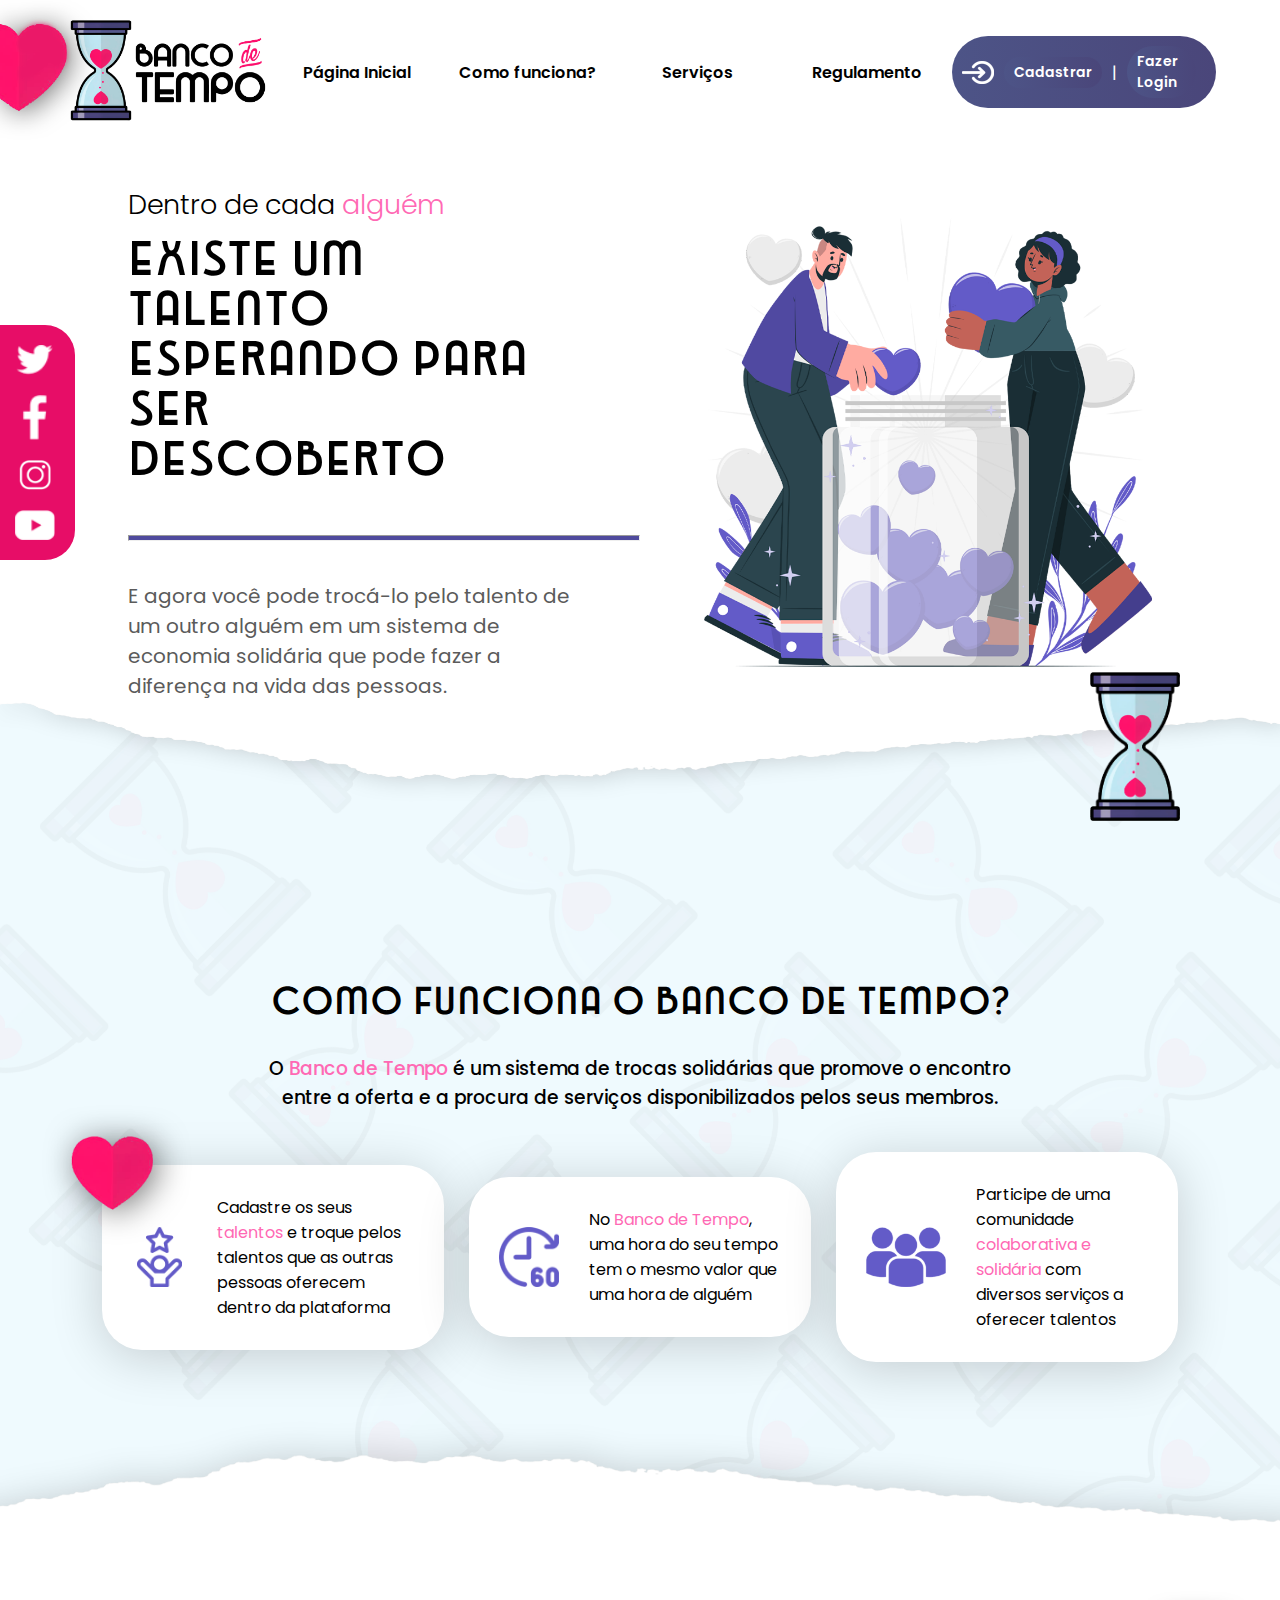
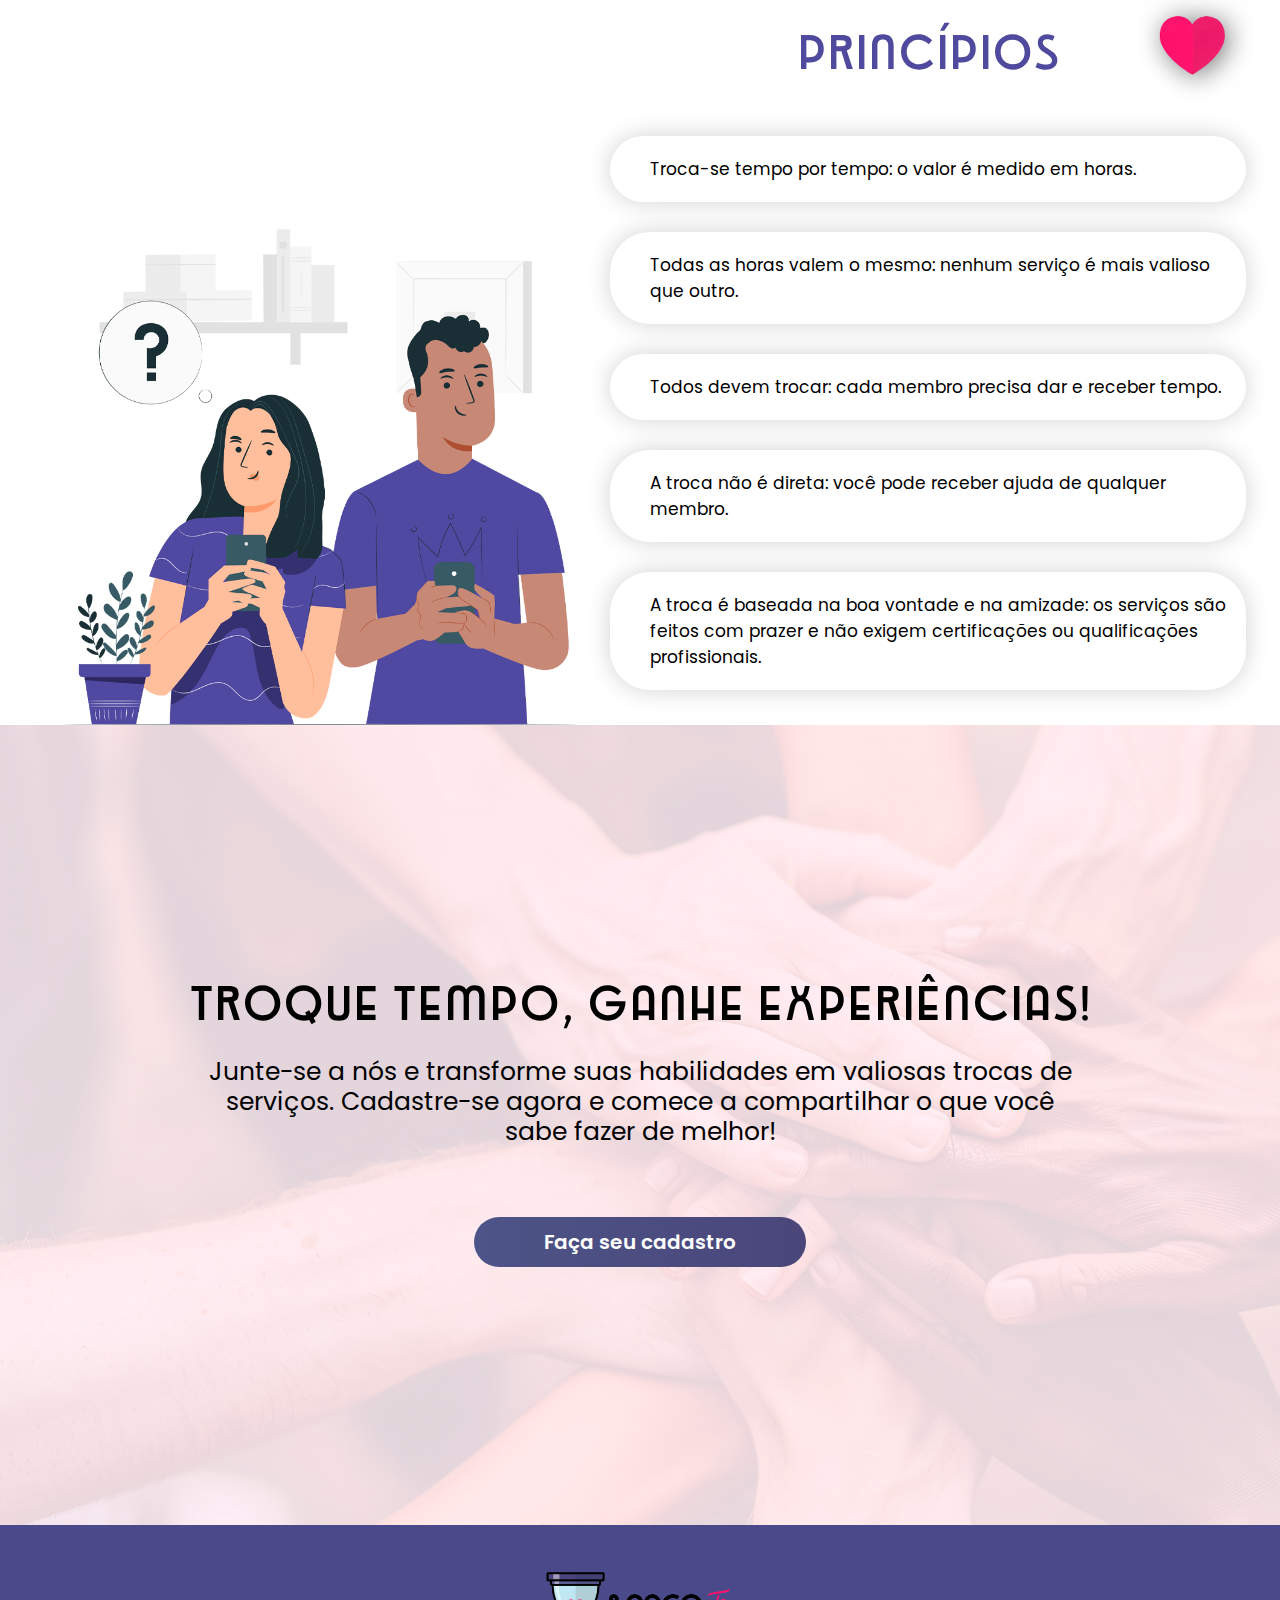
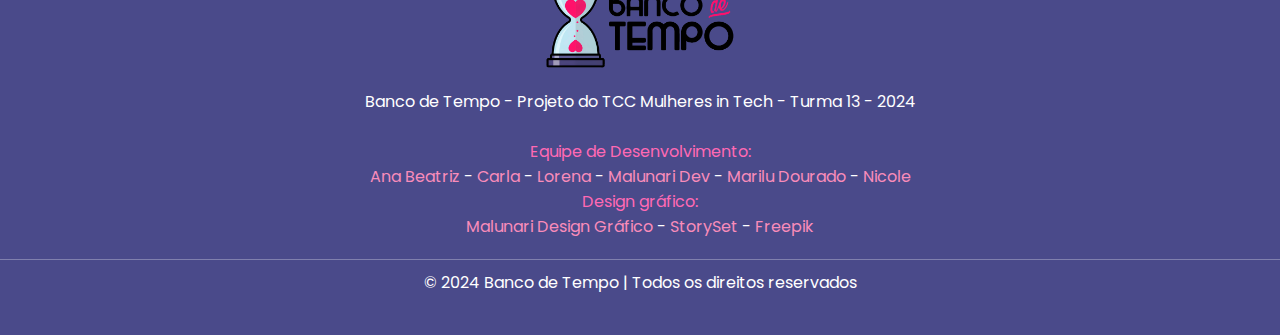
<file: index.html>
<!DOCTYPE html>
<html lang="pt-BR">
  <head>
    <meta charset="UTF-8" />
    <meta name="viewport" content="width=device-width, initial-scale=1.0" />
    <link rel="icon" type="image/x-icon" href="./assets/favicon.ico" />
    <link rel="stylesheet" href="styles/style-header.css" />
    <link rel="stylesheet" href="styles/generalStyle.css" />
    <link rel="stylesheet" href="styles/indexStyle.css" />
    <title>Banco de Tempo - Troque o seu tempo por tempo</title>
  </head>
  <body>
    <header class="cabecalho">
      <div class="coracao">
        <img src="assets/Coração superior.png" alt="" class="coracao-img" />
      </div>
      <div class="logo">
        <a href="https://banco-de-tempo.vercel.app/"><img src="assets/Logotipo.png" alt="Banco de Tempo" class="logo-img" /></a>
      </div>
      <nav class="nav">
        <ul class="nav-list">
          <li class="nav-item">
            <a href="https://banco-de-tempo.vercel.app/" class="nav-link">Página Inicial</a>
          </li>
          <li class="nav-item">
            <a href="#howItWorks" class="nav-link">Como funciona?</a>
          </li>
          <li class="nav-item">
            <a href="selecionar-servico.html" class="nav-link">Serviços</a>
          </li>
          <li class="nav-item"><a href="./assets/REGULAMENTO Banco de Tempo - Mulheres in Tech.pdf" class="nav-link">Regulamento</a></li>
        </ul>
      </nav>
      <div class="profile menuMobileButton">
        <button id="profileButton" class="button">
          <span class="buttonText">Menu</span>
        </button>
        <ul id="profileDropdown" class="profile-dropdown menuDropdown">
          <li class="perfil-lista">
            <a href="https://banco-de-tempo.vercel.app/" class="nav-link">Página Inicial</a>
          </li>
          <li class="perfil-lista">
            <a href="#howItWorks" class="nav-link">Como funciona?</a>
          </li>
          <li class="perfil-lista">
            <a href="selecionar-servico.html" class="nav-link">Serviços</a>
          </li>
          <li class="perfil-lista">
            <a href="./assets/REGULAMENTO Banco de Tempo - Mulheres in Tech.pdf" class="nav-link">Regulamento</a>
          </li>
        </ul>
      </div>
      <div class="user-actions">
        <a href="https://banco-de-tempo.vercel.app/paginalogin.html" class="loginButton"><img
          class="icon"
          src="assets/Ícone de Cadastrar.png"
          alt="Ícone de login"
        /></a>
        <a href="paginadecadastro.html" class="button profileText">Cadastrar</a>
        <span class="profileText"> | </span>
        <a href="paginalogin.html" class="button profileText">Fazer Login</a>
      </div>
    </header>

    <section id="heroSection">
      <div class="contentText">
        <h3 class="indexSubtitle">
          Dentro de cada <span class="highlight">alguém</span>
        </h3>
        <h1 class="indexTitle">
          existe um talento esperando para ser descoberto
        </h1>
        <hr class="divider" />
        <h4 class="indexDescription">
          E agora você pode trocá-lo pelo talento de um outro alguém em um
          sistema de economia solidária que pode fazer a diferença na vida das
          pessoas.
        </h4>
      </div>

      <img
        src="./assets/heroImage.png"
        class="heroImage"
        alt="imagem de duas pessoas segurando corações em solidariedade"
      />

      <img src="./assets/Ampulheta.png" class="hourglassIcon" />
      <div class="socialArea">
        <img src="assets/twitterIcon.png" class="socialIcons" />
        <img src="assets/facebookIcon.png" class="socialIcons facebook" />
        <img src="assets/instagramIcon.png" class="socialIcons" />
        <img src="assets/youtubeIcon.png" class="socialIcons" />
      </div>
    </section>

    <section id="howItWorks">
      <h1 class="howitWorksTitle">Como funciona o Banco de Tempo?</h1>
      <h3 class="howItWorksSubtitle">
        O <span class="highlight">Banco de Tempo</span> é um sistema de trocas
        solidárias que promove o encontro entre a oferta e a procura de serviços
        disponibilizados pelos seus membros.
      </h3>
      <div class="cardsSection">
        <div class="cardDescription">
          <img
            class="descriptionIcon"
            src="./assets/personIcon.png"
            alt="pequeno icone de uma pessoa"/>
          <h3 class="HowItWorksText">
            Cadastre os seus <span class="highlight">talentos</span> e troque
            pelos talentos que as outras pessoas oferecem dentro da plataforma
          </h3>
          <img src="./assets/coracao.png" class="decorativeHeart" />
        </div>
        <div class="cardDescription">
          <img
            class="descriptionIcon"
            src="./assets/clockIcon.png"
            alt="pequeno icone de um relógio"
          />
          <h3 class="HowItWorksText">
            No <span class="highlight">Banco de Tempo</span>, uma hora do seu
            tempo tem o mesmo valor que uma hora de alguém
          </h3>
        </div>
        <div class="cardDescription">
          <img
            class="descriptionIcon"
            src="./assets/teamIcon.png"
            alt="pequeno icone de uma pessoa"
          />
          <h3 class="HowItWorksText">
            Participe de uma comunidade
            <span class="highlight">colaborativa e solidária</span> com diversos
            serviços a oferecer talentos
          </h3>
        </div>
      </div>
      <img src="./assets/dividerPaper2.png" class="secondDivider">
    </section>

    <section id="principlesSection">
        
      <div class="principlesTable">
        <img class="principlesImage" src="./assets/principlesImage.png" />
        <div class="principlesList">
          <h1 class="principlesTitle">Princípios</h1>
          <div class="principle">
            <h3 class="principlesText">
              Troca-se tempo por tempo: o valor é medido em horas.
            </h3>
          </div>
          <div class="principle">
            <h3 class="principlesText">
              Todas as horas valem o mesmo: nenhum serviço é mais valioso que
              outro.
            </h3>
          </div>
          <div class="principle">
            <h3 class="principlesText">
              Todos devem trocar: cada membro precisa dar e receber tempo.
            </h3>
          </div>
          <div class="principle">
            <h3 class="principlesText">
              A troca não é direta: você pode receber ajuda de qualquer membro.
            </h3>
          </div>
          <div class="principle">
            <h3 class="principlesText">
              A troca é baseada na boa vontade e na amizade: os serviços são
              feitos com prazer e não exigem certificações ou qualificações
              profissionais.
            </h3>
          </div>
          <img src="./assets/coracao.png" class="principleHeart" />
        </div>
      </div>
    </section>

    <section id="signupSection">
        <h1 class="signupTitle">
            Troque Tempo, Ganhe Experiências!
        </h1>
        <h3 class="signupSubtitle">
            Junte-se a nós e transforme suas habilidades em valiosas trocas de serviços. 
Cadastre-se agora e comece a compartilhar o que você sabe fazer de melhor!
        </h3>
        <button class="signupButton"><a href="https://banco-de-tempo.vercel.app/paginadecadastro.html">Faça seu cadastro</a></button>
    </section>

    <footer>
        <div class="footer-content">
            <img src="assets/Logotipo.png" alt="Logo Banco de Tempo">
            <p>Banco de Tempo - Projeto do TCC Mulheres in Tech - Turma 13 - 2024</p>
            <BR>
            <p><span class="highlight">Equipe de Desenvolvimento:</span><P> 
            </P><a href="https://github.com/AnaCatalao" rel="nofollow">Ana Beatriz</a> - <a href="https://github.com/CarlaSa-Carla" rel="nofollow">Carla</a> - <a href="https://github.com/lorenaraquelolive" rel="nofollow">Lorena</a> - <a href="https://github.com/malunaridev" rel="nofollow">Malunari Dev</a> - <a href="https://github.com/DouradoGB" rel="nofollow">Marilu Dourado</a> - <a href="https://github.com/nicolemelo1" rel="nofollow">Nicole</a></p>
            <p><span class="highlight">Design gráfico:</span></p>
            <a href="https://www.behance.net/malunaris" rel="nofollow">Malunari Design Gráfico</a> - <a href="https://storyset.com/" rel="nofollow">StorySet</a> - <a href="https://www.freepik.com/" rel="nofollow">Freepik</a></p>
        </div>
        <div class="footer-bottom">
            &copy; 2024 Banco de Tempo | Todos os direitos reservados 
        </div>
    </footer>

    <script src="app.js"></script>
    
  </body>
</html>
</file>
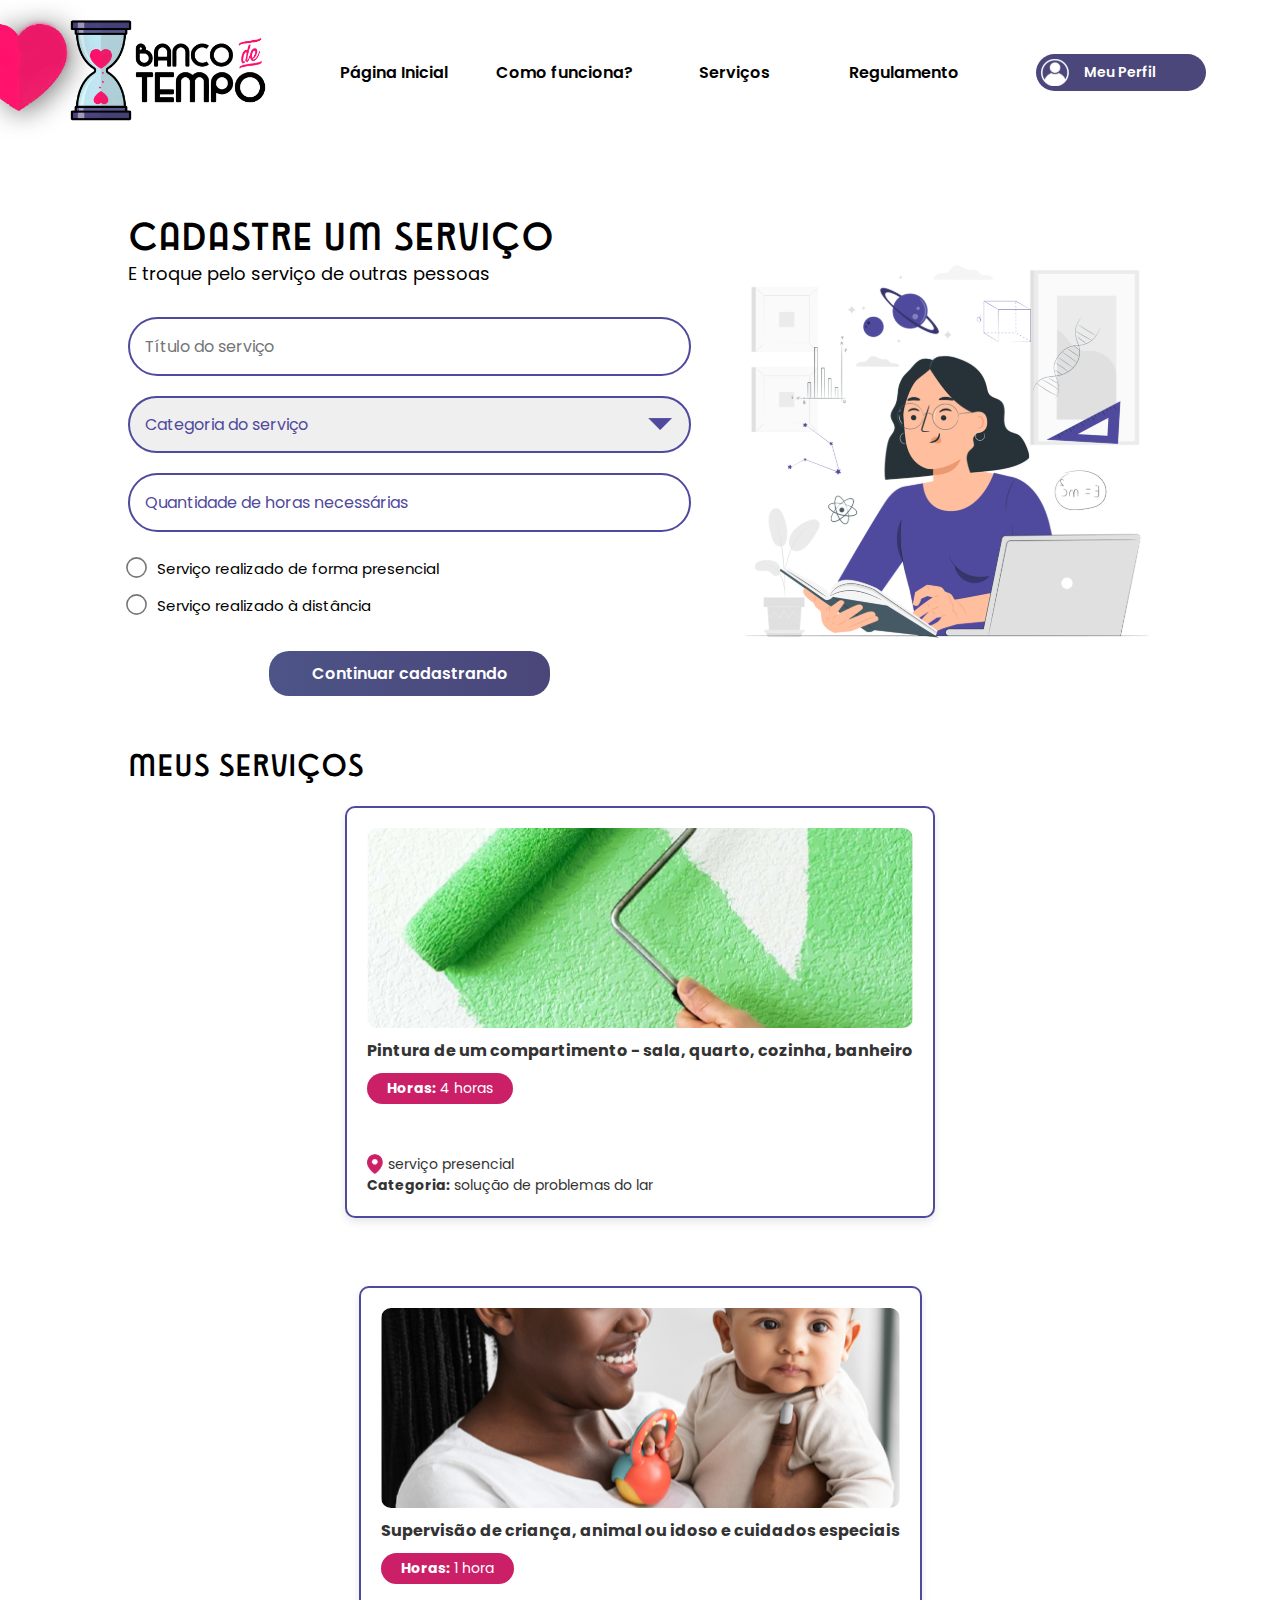
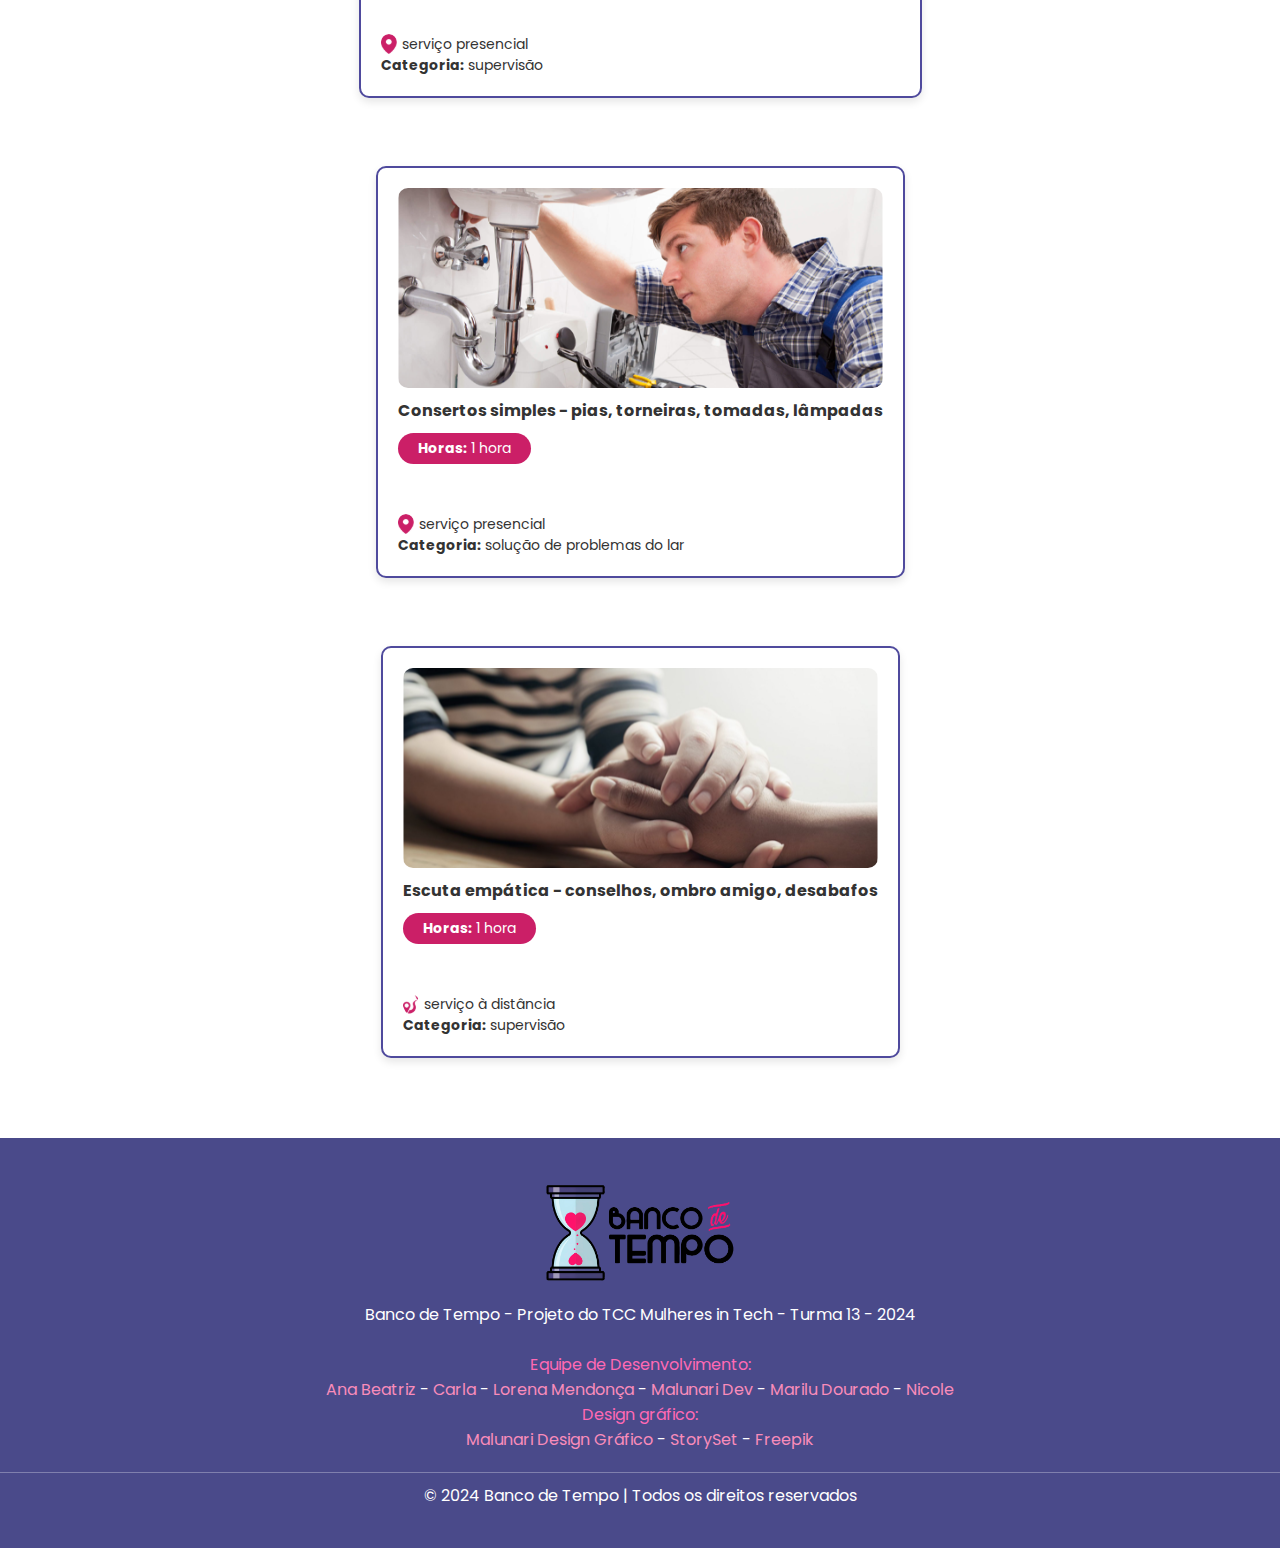
<file: meuservico.html>
<!DOCTYPE html>
<html lang="pt-br">
<head>
    <meta charset="UTF-8">
    <meta name="viewport" content="width=device-width, initial-scale=1.0">
    <link rel="icon" type="image/x-icon" href="./assets/favicon.ico" />
    <link rel="stylesheet" href="styles/estilo-meuservico.css">
    <link rel="stylesheet" href="styles/style-header.css">
    <link rel="stylesheet" href="styles/generalStyle.css">
    <title>Seus serviços - Banco de Tempo</title>
    
</head>
<body>
    <header class="cabecalho">
        <div class="coracao">
            <img src="assets/Coração superior.png" alt="" class="coracao-img">
        </div>
        <div class="logo">
            <a href="https://banco-de-tempo.vercel.app/"><img src="assets/Logotipo.png" alt="Banco de Tempo" class="logo-img" /></a>
        </div>
        <nav class="nav">
            <ul class="nav-list">
                <li class="nav-item"><a href="https://banco-de-tempo.vercel.app/" class="nav-link">Página Inicial</a></li>
                <li class="nav-item"><a href="#" class="nav-link">Como funciona?</a></li>
                <li class="nav-item"><a href="selecionar-servico.html" class="nav-link">Serviços</a></li>
                <li class="nav-item"><a href="./assets/REGULAMENTO Banco de Tempo - Mulheres in Tech.pdf" class="nav-link">Regulamento</a></li>
            </ul>
        </nav>
        <div class="profile menuMobileButton">
            <button id="profileButton" class="button ">
                <span class="buttonText">Menu</span>
            </button>
            <ul id="profileDropdown" class="profile-dropdown menuDropdown">
                <li class="perfil-lista"><a href="https://banco-de-tempo.vercel.app/" class="nav-link">Página Inicial</a></li>
                <li class="perfil-lista"><a href="https://banco-de-tempo.vercel.app/#howItWorks" class="nav-link">Como funciona?</a></li>
                <li class="perfil-lista"><a href="selecionar-servico.html" class="nav-link">Serviços</a></li>
                <li class="perfil-lista"><a href="./assets/REGULAMENTO Banco de Tempo - Mulheres in Tech.pdf" class="nav-link">Regulamento</a></li>
            
            </ul>
        </div>       
        <div class="profile">
            <button id="profileButton" class="button">
                <img class="icon" src="assets/perfil.svg" alt="Ícone de perfil"><span class="profileText">Meu Perfil</span>
            </button>
            <ul id="profileDropdown" class="profile-dropdown">
                <li id = "cadastrobtn" class="perfil-lista"><a href="#">Meu cadastro</a></li>
                <li class="perfil-lista"><a href="meuservico.html">Meus serviços</a></li>
                <li class="perfil-lista"><a href="#">Minhas trocas</a></li>
                <li class="perfil-lista"><a href="#">Favoritos</a></li>
                <li class="perfil-lista"><a href="paginadecadastro.html">Sair</a></li>
            </ul>
            <div id="cadastro_modal" class="cadastro_modal">
                <div class="cadastro_content">
                    <span class="close_cadastro" id="closeModalCadastro">&times;</span>
                    <h2>Meu Cadastro</h2>
                    <div class="profile-image">
                        <img src="assets/robson.jpg" alt="Foto de Perfil">
                        <button class="change-btn">Alterar</button>
                    </div>
                    
                    <div class="form-group">
                        <label>Nome:</label>
                        <span class="editable" contenteditable="true">Robson</span>
                    </div>
                    
                    <div class="form-group">
                        <label>Email:</label>
                        <span class="editable" contenteditable="true">robson@gmail.com</span>
                    </div>
                    
                    <div class="form-group">
                        <label>Telefone:</label>
                        <span class="editable" contenteditable="true">+55 234 55 66 777</span>
                    </div>
                    
                    <div class="form-group">
                        <label>Senha:</label>
                        <span class="editable" contenteditable="true">******** </span>
                    </div>
                    <button type="button" class="save-btn">Salvar</button>
                </div>
            </div>
        </div>         
    </header>
    <main>
        <section class="form-section">
            <div class="form-content">
                <h1>CADASTRE UM SERVIÇO</h1>
                <p>E troque pelo serviço de outras pessoas</p>
                <form>
                    <input type="text" placeholder="Título do serviço">
                    <select>
                        <option class="categoria-serviço" value="" disabled selected hidden>Categoria do serviço</option>
                        <option>Aprendizados de Rotina</option>
                        <option>Passatempos</option>
                        <option>Soluções em Tecnologias</option>
                        <option>Supervisão</option>
                    </select>                    
                    <input type="number" placeholder="Quantidade de horas necessárias" min="1" required>
                    <div class="radio-buttons">
                        <label>
                            <input type="radio" name="tipo" value="presencial" />
                            <span class="custom-radio"></span>
                            Serviço realizado de forma presencial
                        </label>
                        <label>
                            <input type="radio" name="tipo" value="distancia" />
                            <span class="custom-radio"></span>
                            Serviço realizado à distância
                        </label>
                    </div>
                    <button class="submit-button" type="submit">Continuar cadastrando</button>
                </form>
            </div>
            <div class="illustration">
                <img src="assets/ilustracao.svg" alt="Ilustração">
            </div>
        </section>
        <section id="servicos">
            <h2>MEUS SERVIÇOS</h2>
            <div class="servico-container">
                <a href="#" class="servico-card">
                    <img src="assets/pintura.svg" alt="Pintura de um compartimento">
                    <h3>Pintura de um compartimento - sala, quarto, cozinha, banheiro</h3>
                    <div class="container"> 
                        <p class="horas"><strong>Horas:</strong> 4 horas</p>
                        <p class="localizacao">
                            <img src="assets/localizacao.svg" alt="Ícone de localização" class="localizacao-icon">
                            serviço presencial
                        </p>
                        <p class="categoria"><strong>Categoria:</strong> solução de problemas do lar</p>
                    </div>
                </a>
                
                <a href="#" class="servico-card">
                    <img src="assets/surpevisao.svg" alt="Supervisão de criança, animal ou idoso e cuidados especiais">
                    <h3>Supervisão de criança, animal ou idoso e cuidados especiais</h3>
                    <div class="container">
                        <p class="horas"><strong>Horas:</strong> 1 hora</p>
                        <p class="localizacao">
                            <img src="assets/localizacao.svg" alt="Ícone de localização" class="localizacao-icon">
                            serviço presencial
                        </p>
                        <p class="categoria"><strong>Categoria:</strong> supervisão</p>
                    </div>
                </a>
        
                <a href="#" class="servico-card">
                    <img src="assets/consertos.svg" alt="Consertos simples">
                    <h3>Consertos simples - pias, torneiras, tomadas, lâmpadas</h3>
                    <div class="container">
                        <p class="horas"><strong>Horas:</strong> 1 hora</p>
                        <p class="localizacao">
                            <img src="assets/localizacao.svg" alt="Ícone de localização" class="localizacao-icon">
                            serviço presencial
                        </p>
                        <p class="categoria"><strong>Categoria:</strong> solução de problemas do lar</p>
                    </div>
                </a>
        
                <a href="#" class="servico-card">
                    <img src="assets/escuta.svg" alt="Escuta empática - conselhos, ombro amigo, desabafos">
                    <h3>Escuta empática - conselhos, ombro amigo, desabafos</h3>
                    <div class="container">
                        <p class="horas"><strong>Horas:</strong> 1 hora</p>
                        <p class="localizacao">
                            <img src="assets/distancia.svg" alt="Ícone de localização" class="localizacao-icon">
                            serviço à distância
                        </p>
                        <p class="categoria"><strong>Categoria:</strong> supervisão</p>
                    </div>
                </a>
            </div>
        </section>
    </main>
    <footer>
        <div class="footer-content">
            <img src="assets/Logotipo.png" alt="Logo Banco de Tempo">
            <p>Banco de Tempo - Projeto do TCC Mulheres in Tech - Turma 13 - 2024</p>
            <BR>
            <p><span class="highlight">Equipe de Desenvolvimento:</span><P> 
            </P><a href="https://github.com/AnaCatalao" rel="nofollow">Ana Beatriz</a> - <a href="https://github.com/CarlaSa-Carla" rel="nofollow">Carla</a> - <a href="https://github.com/lorenaraquelolive" rel="nofollow">Lorena Mendonça</a> - <a href="https://github.com/malunaridev" rel="nofollow">Malunari Dev</a> - <a href="https://github.com/DouradoGB" rel="nofollow">Marilu Dourado</a> - <a href="https://github.com/nicolemelo1" rel="nofollow">Nicole</a></p>
            <p><span class="highlight">Design gráfico:</span></p>
            <a href="https://www.behance.net/malunaris" rel="nofollow">Malunari Design Gráfico</a> - <a href="https://storyset.com/" rel="nofollow">StorySet</a> - <a href="https://www.freepik.com/" rel="nofollow">Freepik</a></p>
        </div>
        <div class="footer-bottom">
            &copy; 2024 Banco de Tempo | Todos os direitos reservados
        </div>
    </footer>
    <script src="app.js"></script>
</body>
</html>
</file>
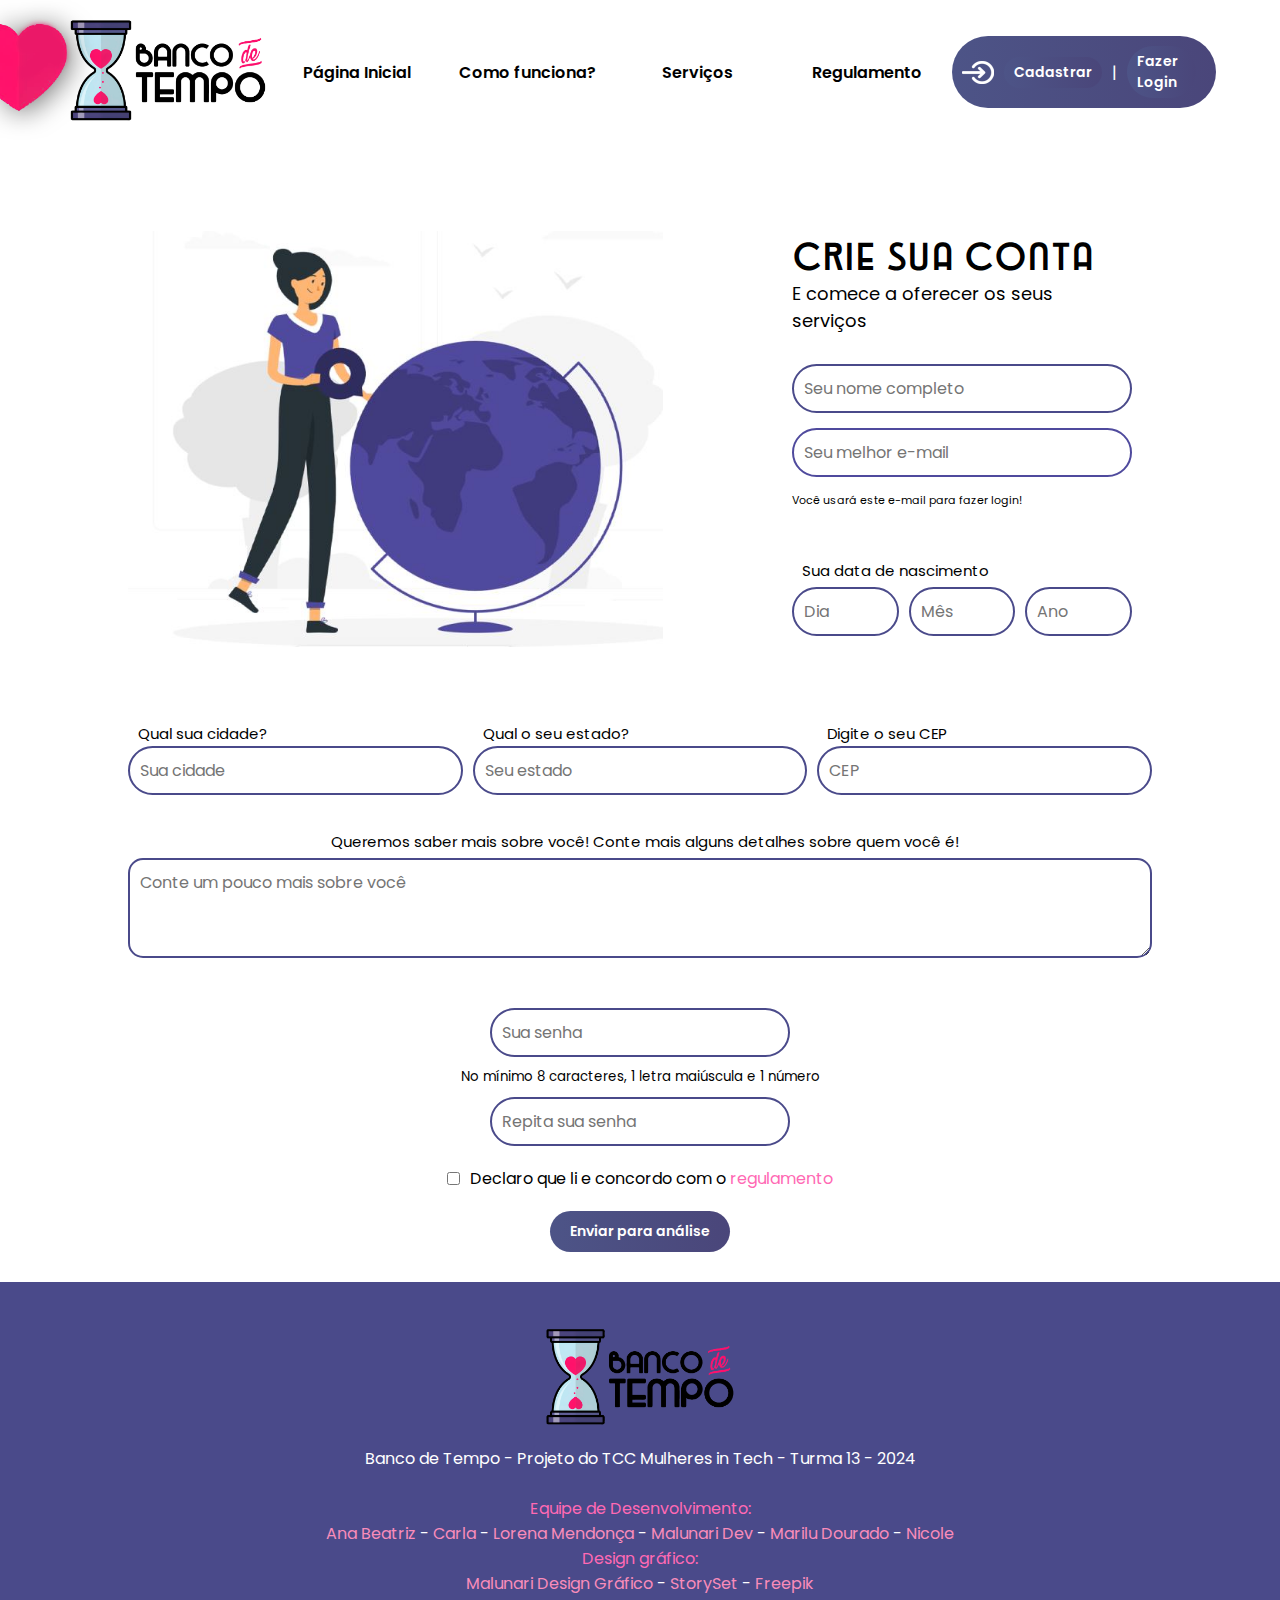
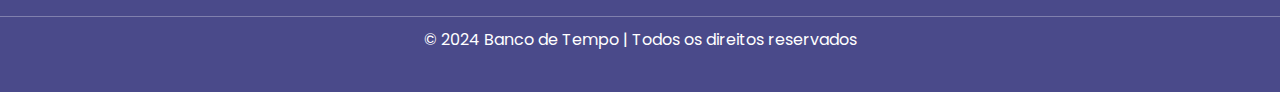
<file: paginadecadastro.html>
<!DOCTYPE html>
<html lang="pt-BR">
<head>
    <meta charset="UTF-8">
    <meta name="viewport" content="width=device-width, initial-scale=1.0">
    <title>Faça seu cadastro - Banco de Tempo</title>
    <link rel="icon" type="image/x-icon" href="./assets/favicon.ico" />
    <link rel="stylesheet" href="styles/estilodepagindecadastro.css">
    <link rel="stylesheet" href="styles/style-header.css">
    <link rel="stylesheet" href="styles/generalStyle.css">
</head>
<body>
    <header class="cabecalho">
        <div class="coracao">
            <img src="assets/Coração superior.png" alt="" class="coracao-img">
        </div>
        <div class="logo">
            <a href="https://banco-de-tempo.vercel.app/"><img src="assets/Logotipo.png" alt="Banco de Tempo" class="logo-img" /></a>
        </div>
        <nav class="nav">
            <ul class="nav-list">
                <li class="nav-item"><a href="https://banco-de-tempo.vercel.app/" class="nav-link">Página Inicial</a></li>
                <li class="nav-item"><a href="https://banco-de-tempo.vercel.app/#howItWorks" class="nav-link">Como funciona?</a></li>
                <li class="nav-item"><a href="selecionar-servico.html" class="nav-link">Serviços</a></li>
                <li class="nav-item"><a href="./assets/REGULAMENTO Banco de Tempo - Mulheres in Tech.pdf" class="nav-link">Regulamento</a></li>
            </ul>
        </nav>
        <div class="profile menuMobileButton">
            <button id="profileButton" class="button ">
                <span class="buttonText">Menu</span>
            </button>
            <ul id="profileDropdown" class="profile-dropdown menuDropdown">
                <li class="perfil-lista"><a href="https://banco-de-tempo.vercel.app/" class="nav-link">Página Inicial</a></li>
                <li class="perfil-lista"><a href="https://banco-de-tempo.vercel.app/#howItWorks" class="nav-link">Como funciona?</a></li>
                <li class="perfil-lista"><a href="selecionar-servico.html" class="nav-link">Serviços</a></li>
                <li class="perfil-lista"><a href="./assets/REGULAMENTO Banco de Tempo - Mulheres in Tech.pdf" class="nav-link">Regulamento</a></li>
            
            </ul>
        </div>       
        <div class="user-actions">
            <a href="https://banco-de-tempo.vercel.app/paginalogin.html" class="loginButton"><img
                class="icon"
                src="assets/Ícone de Cadastrar.png"
                alt="Ícone de login"
              /></a>
            <a href="paginadecadastro.html" class="button profileText">Cadastrar</a> <span class="profileText"> | </span>
            <a href="paginalogin.html" class="button profileText">Fazer Login</a>
        </div>       
    </header>
    <main>
    <section class="crie-sua-conta">
        
            <div class="image">
                <img class="signupImage" src="assets/imagem pagina de cadastro.JPG" alt="Ilustração de uma pessoa">
            </div>
            <div class="formulario">
                <h1>Crie Sua Conta</h1>
                <p>E comece a oferecer os seus serviços</p>
                <form>
                    <input type="text" placeholder="Seu nome completo">
                    <input type="email" placeholder="Seu melhor e-mail">
                    <span class="detailText">Você usará este e-mail para fazer login!</span>
                    <span class="formTextTitles">Sua data de nascimento</span>
                    <div class="data-nascimento">
                        <input type="text" placeholder="Dia">
                        <input type="text" placeholder="Mês">
                        <input type="text" placeholder="Ano">
                    </div>
                </form>
            </div>
        
    </section>
    <section class="formulario-cadastro">
        
            <form class="secondForm">
                <div class="linha">
                   <div class="formOption"><span class="formTextTitles">Qual sua cidade?</span><input type="text" placeholder="Sua cidade"></div>
                   <div class="formOption"><span class="formTextTitles">Qual o seu estado?</span><input type="text" placeholder="Seu estado"></div>
                    <div class="formOption"><span class="formTextTitles">Digite o seu CEP</span><input type="text" placeholder="CEP"></div>
                </div>
                <span class="formTextTitles">Queremos saber mais sobre você! Conte mais alguns detalhes sobre quem você é!</span>
                <textarea placeholder="Conte um pouco mais sobre você"></textarea>
                <div class="linha senha">
                    <input type="password" placeholder="Sua senha">
                    <small>No mínimo 8 caracteres, 1 letra maiúscula e 1 número</small>
                    <input type="password" placeholder="Repita sua senha">
                </div>
                <div class="checkbox">
                    <input type="checkbox" id="termos">
                    <label for="termos">Declaro que li e concordo com o <a href="./assets/REGULAMENTO Banco de Tempo - Mulheres in Tech.pdf" class="highlight" target="_blank">regulamento</a></label>
                   
                </div>
                <a href="meuservico.html"><button class="sendtoAnalysis">Enviar para análise</button></a>
            </form>
        
    </section>
</main>
<footer>
    <div class="footer-content">
        <img src="assets/Logotipo.png" alt="Logo Banco de Tempo">
        <p>Banco de Tempo - Projeto do TCC Mulheres in Tech - Turma 13 - 2024</p>
        <BR>
        <p><span class="highlight">Equipe de Desenvolvimento:</span><P> 
        </P><a href="https://github.com/AnaCatalao" rel="nofollow">Ana Beatriz</a> - <a href="https://github.com/CarlaSa-Carla" rel="nofollow">Carla</a> - <a href="https://github.com/lorenaraquelolive" rel="nofollow">Lorena Mendonça</a> - <a href="https://github.com/malunaridev" rel="nofollow">Malunari Dev</a> - <a href="https://github.com/DouradoGB" rel="nofollow">Marilu Dourado</a> - <a href="https://github.com/nicolemelo1" rel="nofollow">Nicole</a></p>
        <p><span class="highlight">Design gráfico:</span></p>
        <a href="https://www.behance.net/malunaris" rel="nofollow">Malunari Design Gráfico</a> - <a href="https://storyset.com/" rel="nofollow">StorySet</a> - <a href="https://www.freepik.com/" rel="nofollow">Freepik</a></p>
    </div>
    <div class="footer-bottom">
        &copy; 2024 Banco de Tempo | Todos os direitos reservados
    </div>
</footer>
</body>
</html>
</file>
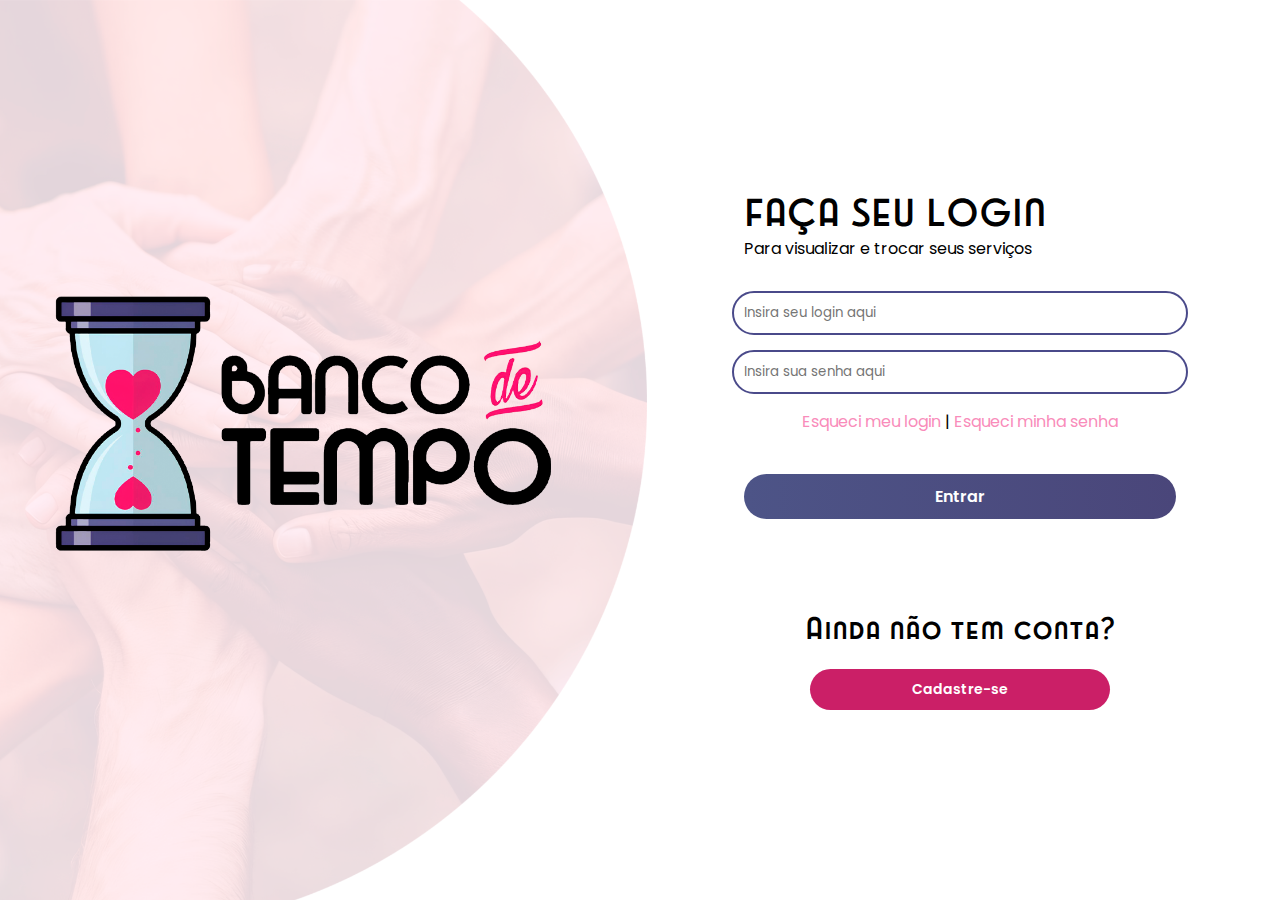
<file: paginalogin.html>
<!DOCTYPE html>
<html lang="pt-BR">
  <head>
    <meta charset="UTF-8" />
    <meta name="viewport" content="width=device-width, initial-scale=1.0" />
    <title>Entre na plataforma - Banco de Tempo</title>
    <link rel="icon" type="image/x-icon" href="./assets/favicon.ico" />
    <link rel="stylesheet" href="styles/estilopaginalogin.css" />
    <link rel="stylesheet" href="styles/generalStyle.css" />
  </head>
  <body>
    <div class="loginBackground"></div>
    <section class="loginArea">
        
      <section class="secao-login"><img class="imgLogoLogin" src="./assets/Logotipo.png">
        <div class="formulario-login">
          <h1>FAÇA SEU LOGIN</h1>
          <p>Para visualizar e trocar seus serviços</p>
          <form>
            <input type="text" placeholder="Insira seu login aqui" />
            <input type="password" placeholder="Insira sua senha aqui" />
            <div class="forgot-links">
              <span class="highlight"><a href="#">Esqueci meu login</a></span> |
              <a href="#">Esqueci minha senha</a>
            </div>
            <button type="submit" class="btn-entrar"><a href="selecionar-servico.html">Entrar</a></button>
          </form>
          <div class="cadastro">
           <h2>Ainda não tem conta?</h2>

            <button class="pinkButton"><a href="paginadecadastro.html">Cadastre-se</a></button>
          </div>
        </div>
      </section>
    </section>
  </body>
</html>
</file>
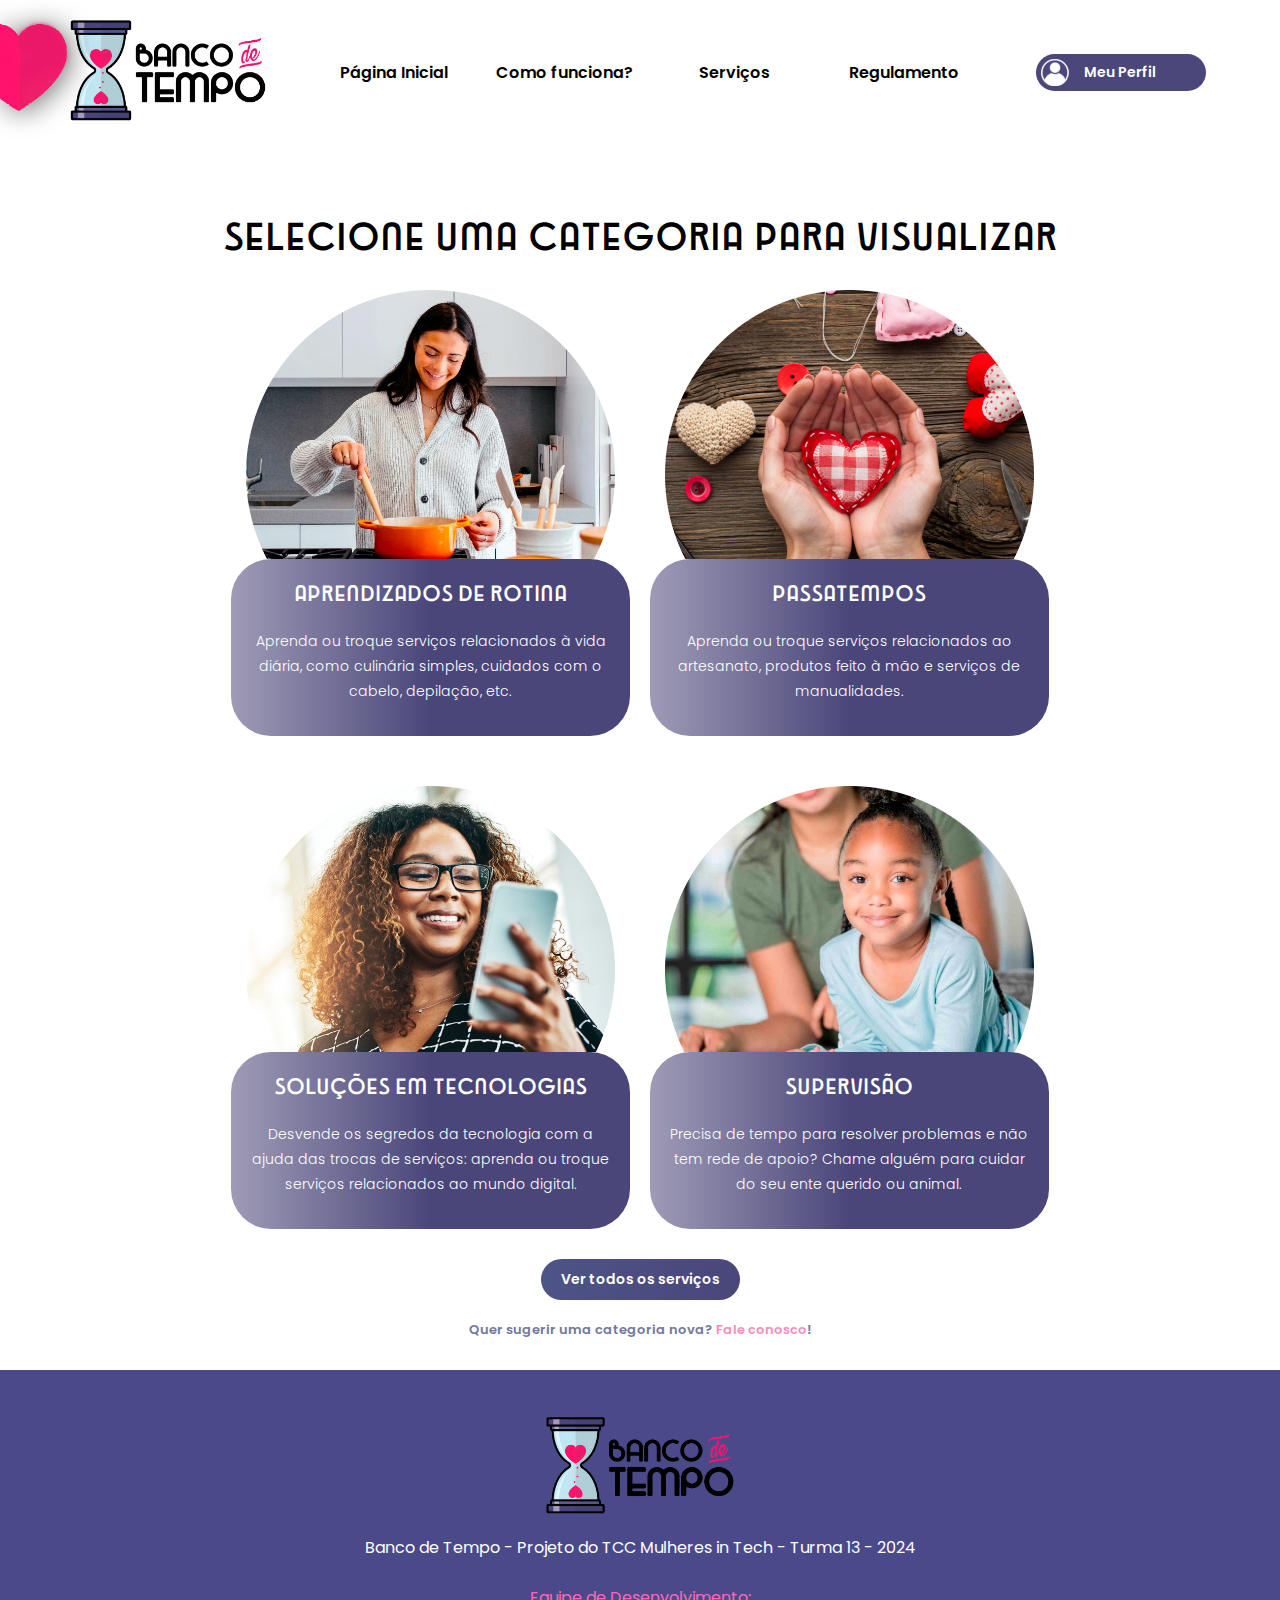
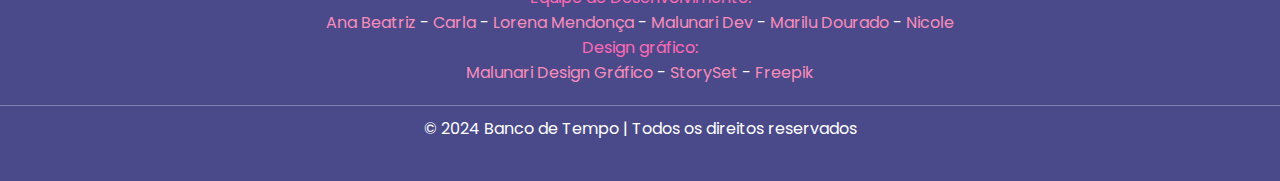
<file: selecionar-servico.html>
<!DOCTYPE html>
<html lang="pt-BR">
  <head>
    <meta charset="UTF-8" />
    <meta name="viewport" content="width=device-width, initial-scale=1.0" />
    <title>Categorias de serviços - Banco de Tempo</title>
    <link rel="icon" type="image/x-icon" href="./assets/favicon.ico" />
    <link rel="stylesheet" href="styles/estilo-servico.css" />
    <link rel="stylesheet" href="styles/style-header.css">
    <link rel="stylesheet" href="styles/generalStyle.css">
  </head>
  <body>
   
      <header class="cabecalho"> 
        <div class="coracao">
            <img src="assets/Coração superior.png" alt="" class="coracao-img">
        </div>
        <div class="logo">
          <a href="https://banco-de-tempo.vercel.app/"><img src="assets/Logotipo.png" alt="Banco de Tempo" class="logo-img" /></a>
        </div>
        <nav class="nav">
            <ul class="nav-list">
                <li class="nav-item"><a href="https://banco-de-tempo.vercel.app/" class="nav-link">Página Inicial</a></li>
                <li class="nav-item"><a href="https://banco-de-tempo.vercel.app/#howItWorks" class="nav-link">Como funciona?</a></li>
                <li class="nav-item"><a href="selecionar-servico.html" class="nav-link">Serviços</a></li>
                <li class="nav-item"><a href="./assets/REGULAMENTO Banco de Tempo - Mulheres in Tech.pdf" class="nav-link">Regulamento</a></li>
            </ul>
        </nav>
        <div class="profile menuMobileButton">
            <button id="profileButton" class="button ">
                <span class="buttonText">Menu</span>
            </button>
            <ul id="profileDropdown" class="profile-dropdown menuDropdown">
                <li class="perfil-lista"><a href="https://banco-de-tempo.vercel.app/" class="nav-link">Página Inicial</a></li>
                <li class="perfil-lista"><a href="https://banco-de-tempo.vercel.app/#howItWorks" class="nav-link">Como funciona?</a></li>
                <li class="perfil-lista"><a href="selecionar-servico.html" class="nav-link">Serviços</a></li>
                <li class="perfil-lista"><a href="./assets/REGULAMENTO Banco de Tempo - Mulheres in Tech.pdf" class="nav-link">Regulamento</a></li>
            
            </ul>
        </div>       
        <div class="profile">
            <button id="profileButton" class="button">
                <img class="icon" src="assets/perfil.svg" alt="Ícone de perfil"> <span class="profileText">Meu Perfil</span>
            </button>
            <ul id="profileDropdown" class="profile-dropdown">
                <li id = "cadastrobtn" class="perfil-lista"><a href="#">Meu cadastro</a></li>
                <li class="perfil-lista"><a href="meuservico.html">Meus serviços</a></li>
                <li class="perfil-lista"><a href="#">Minhas trocas</a></li>
                <li class="perfil-lista"><a href="#">Favoritos</a></li>
                <li class="perfil-lista"><a href="paginadecadastro.html">Sair</a></li>
            </ul>
            <div id="cadastro_modal" class="cadastro_modal">
              <div class="cadastro_content">
                  <span class="close_cadastro" id="closeModalCadastro">&times;</span>
                  <h2>Meu Cadastro</h2>
                  <div class="profile-image">
                      <img src="assets/robson.jpg" alt="Foto de Perfil">
                      <button class="change-btn">Alterar</button>
                  </div>
                  
                  <div class="form-group">
                      <label>Nome:</label>
                      <span class="editable" contenteditable="true">Robson</span>
                  </div>
                  
                  <div class="form-group">
                      <label>Email:</label>
                      <span class="editable" contenteditable="true">robson@gmail.com</span>
                  </div>
                  
                  <div class="form-group">
                      <label>Telefone:</label>
                      <span class="editable" contenteditable="true">+55 234 55 66 777</span>
                  </div>
                  
                  <div class="form-group">
                      <label>Senha:</label>
                      <span class="editable" contenteditable="true">******** </span>
                  </div>
                  <button type="button" class="save-btn">Salvar</button>
              </div>
          </div>
        </div>         
    </header>
    <main>
        <h1>selecione uma categoria para visualizar</h1>
        <div id="servicesGrid">
          <div class="serviceCategory">
            <img class="categoryImg" src="./assets/image1.png" />
            <div class="serviceInfo">
              <h2 class="serviceTitle">aprendizados de rotina</h2>
              <span class="serviceDescription">
                Aprenda ou troque serviços relacionados à vida diária, como
                culinária simples, cuidados com o cabelo, depilação, etc.
              </span>
            </div>
          </div>
          <div class="serviceCategory">
            <img class="categoryImg" src="./assets/image2.png" />
            <div class="serviceInfo">
              <h2 class="serviceTitle">passatempos</h2>
              <span class="serviceDescription">
                Aprenda ou troque serviços relacionados ao artesanato, produtos
                feito à mão e serviços de manualidades.
              </span>
            </div>
          </div>
          <div class="serviceCategory">
            <img class="categoryImg" src="./assets/image3.png" />
            <div class="serviceInfo">
              <h2 class="serviceTitle">soluções em tecnologias</h2>
              <span class="serviceDescription">
                Desvende os segredos da tecnologia com a ajuda das trocas de
                serviços: aprenda ou troque serviços relacionados ao mundo digital.
              </span>
            </div>
          </div>
          <div class="serviceCategory">
            <img class="categoryImg" src="./assets/image4.png" />
            <div class="serviceInfo">
              <h2 class="serviceTitle">supervisão</h2>
              <span class="serviceDescription">
                Precisa de tempo para resolver problemas e não tem rede de apoio?
                Chame alguém para cuidar do seu ente querido ou animal.
              </span>
            </div>
          </div>
        </div>
        <div class="buttonArea">
          <a href="todos-servicos.html">
            <button>Ver todos os serviços</button>
          </a>
          <span class="pageText">Quer sugerir uma categoria nova? <a href="">Fale conosco</a>!</span>
        </div>
      </main>
      <footer>
        <div class="footer-content">
            <img src="assets/Logotipo.png" alt="Logo Banco de Tempo">
            <p>Banco de Tempo - Projeto do TCC Mulheres in Tech - Turma 13 - 2024</p>
            <BR>
            <p><span class="highlight">Equipe de Desenvolvimento:</span><P> 
            </P><a href="https://github.com/AnaCatalao" rel="nofollow">Ana Beatriz</a> - <a href="https://github.com/CarlaSa-Carla" rel="nofollow">Carla</a> - <a href="https://github.com/lorenaraquelolive" rel="nofollow">Lorena Mendonça</a> - <a href="https://github.com/malunaridev" rel="nofollow">Malunari Dev</a> - <a href="https://github.com/DouradoGB" rel="nofollow">Marilu Dourado</a> - <a href="https://github.com/nicolemelo1" rel="nofollow">Nicole</a></p>
            <p><span class="highlight">Design gráfico:</span></p>
            <a href="https://www.behance.net/malunaris" rel="nofollow">Malunari Design Gráfico</a> - <a href="https://storyset.com/" rel="nofollow">StorySet</a> - <a href="https://www.freepik.com/" rel="nofollow">Freepik</a></p>
        </div>
        <div class="footer-bottom">
            &copy; 2024 Banco de Tempo | Todos os direitos reservados
        </div>
    </footer>
    <script src="app.js"></script>
  </body>
</html>
</file>
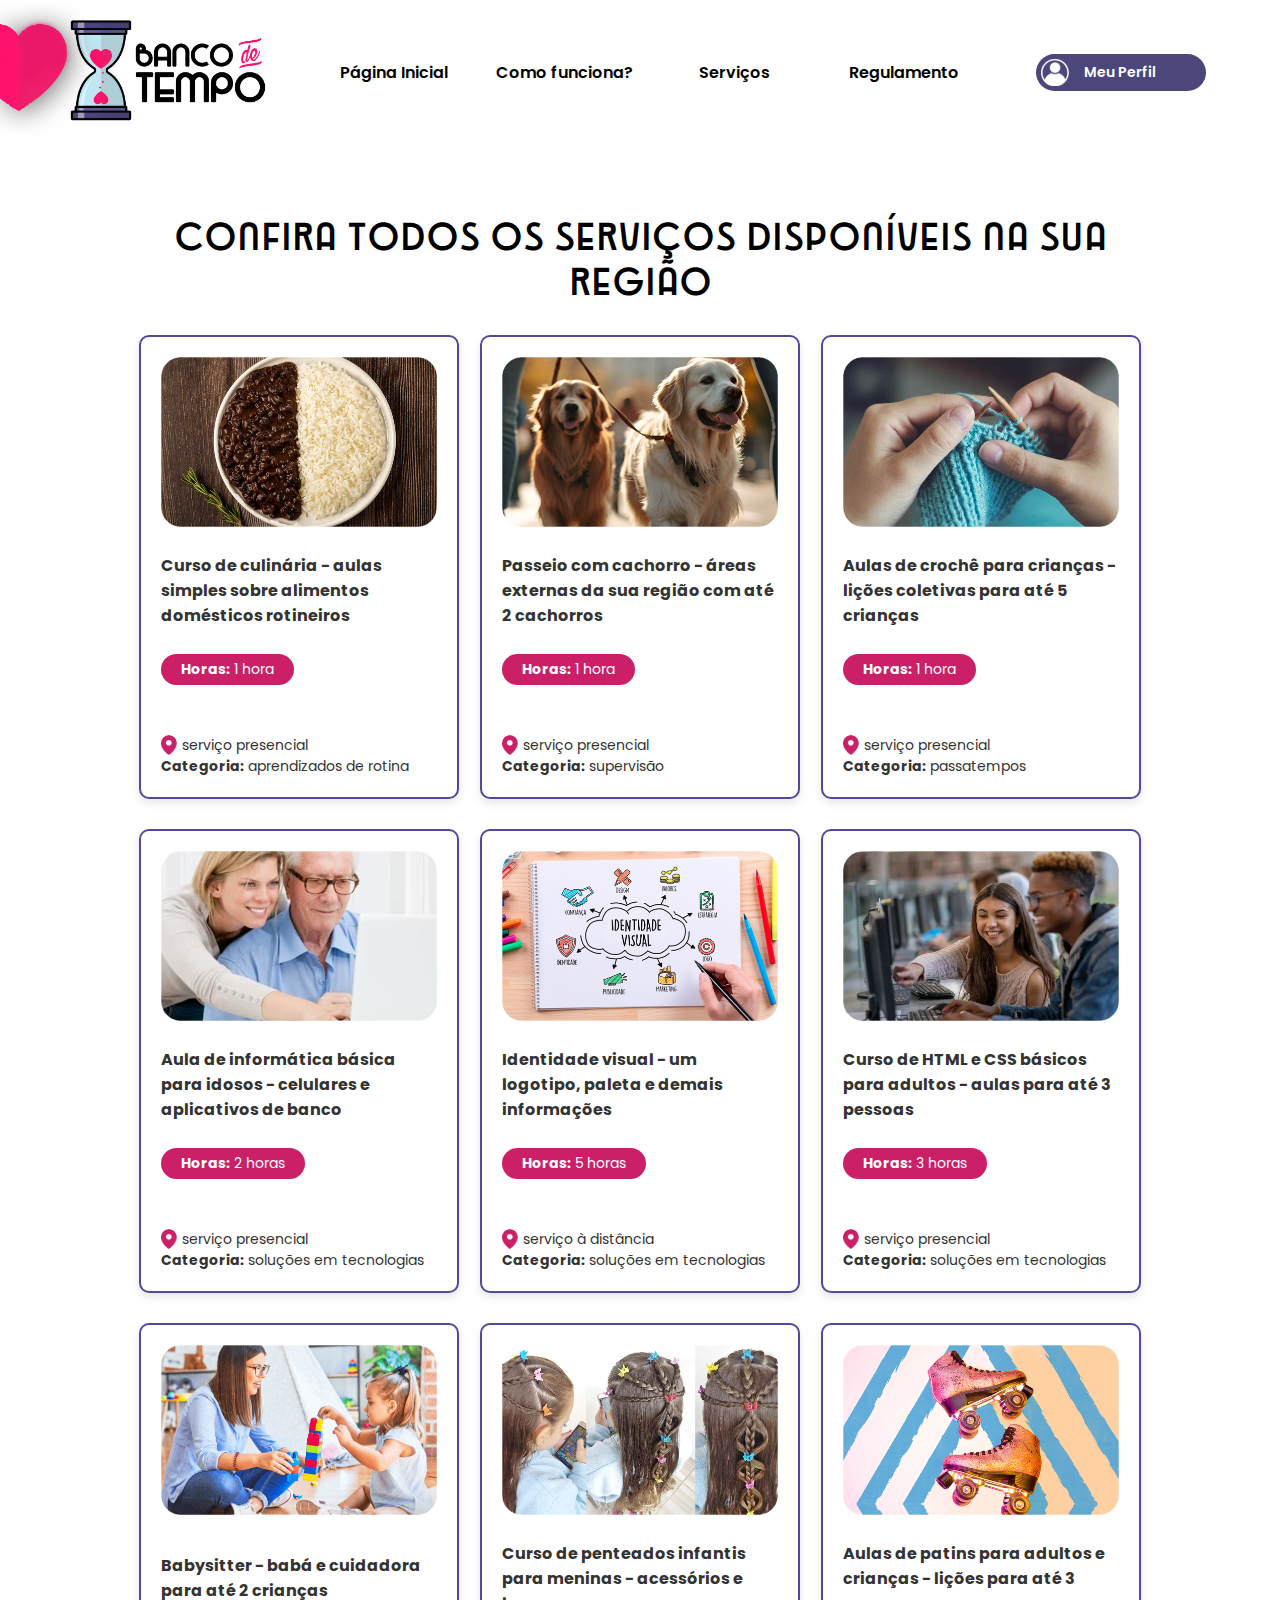
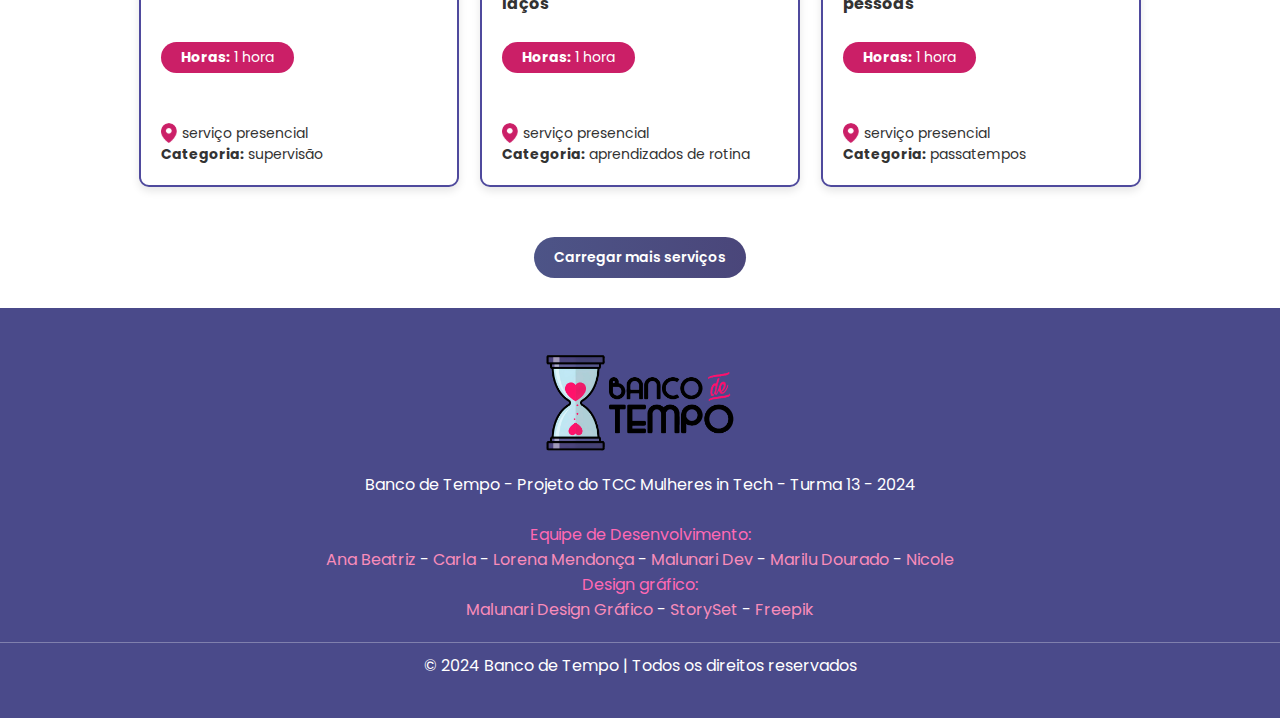
<file: todos-servicos.html>
<!DOCTYPE html>
<html lang="en">
<head>
    <meta charset="UTF-8">
    <meta name="viewport" content="width=device-width, initial-scale=1.0">
    <title>Todos os serviços disponíveis - Banco de Tempo</title>
    <link rel="icon" type="image/x-icon" href="./assets/favicon.ico" />
    <link rel="stylesheet" href="styles/generalStyle.css">
    <link rel="stylesheet" href="styles/style-header.css">
    <link rel="stylesheet" href="styles/styleAllServices.css">
</head>
<body>
    <header class="cabecalho">
        <div class="coracao">
          <img src="assets/Coração superior.png" alt="" class="coracao-img" />
        </div>
        <div class="logo">
          <a href="https://banco-de-tempo.vercel.app/"><img src="assets/Logotipo.png" alt="Banco de Tempo" class="logo-img" /></a>
        </div>
        <nav class="nav">
          <ul class="nav-list">
            <li class="nav-item">
              <a href="https://banco-de-tempo.vercel.app/" class="nav-link">Página Inicial</a>
            </li>
            <li class="nav-item">
              <a href="https://banco-de-tempo.vercel.app/#howItWorks" class="nav-link">Como funciona?</a>
            </li>
            <li class="nav-item">
              <a href="selecionar-servico.html" class="nav-link">Serviços</a>
            </li>
            <li class="nav-item"><a href="./assets/REGULAMENTO Banco de Tempo - Mulheres in Tech.pdf" class="nav-link">Regulamento</a></li>
          </ul>
        </nav>
        <div class="profile menuMobileButton">
          <button id="profileButton" class="button">
            <span class="buttonText">Menu</span>
          </button>
          <ul id="profileDropdown" class="profile-dropdown menuDropdown">
            <li class="perfil-lista">
              <a href="https://banco-de-tempo.vercel.app/" class="nav-link">Página Inicial</a>
            </li>
            <li class="perfil-lista">
              <a href="https://banco-de-tempo.vercel.app/#howItWorks" class="nav-link">Como funciona?</a>
            </li>
            <li class="perfil-lista">
              <a href="selecionar-servico.html" class="nav-link">Serviços</a>
            </li>
            <li class="perfil-lista">
              <a href="./assets/REGULAMENTO Banco de Tempo - Mulheres in Tech.pdf" class="nav-link">Regulamento</a>
            </li>
          </ul>
        </div>
        <div class="profile">
          <button id="profileButton" class="button">
            <img class="icon" src="assets/perfil.svg" alt="Ícone de perfil" />
            <span class="profileText">Meu Perfil</span>
          </button>
          <ul id="profileDropdown" class="profile-dropdown">
            <li id = "cadastrobtn" class="perfil-lista"><a href="#">Meu cadastro</a></li>
            <li class="perfil-lista">
              <a href="meuservico.html">Meus serviços</a>
            </li>
            <li class="perfil-lista"><a href="#">Minhas trocas</a></li>
            <li class="perfil-lista"><a href="#">Favoritos</a></li>
            <li class="perfil-lista"><a href="paginadecadastro.html">Sair</a></li>
          </ul>
          <div id="cadastro_modal" class="cadastro_modal">
            <div class="cadastro_content">
                <span class="close_cadastro" id="closeModalCadastro">&times;</span>
                <h2>Meu Cadastro</h2>
                <div class="profile-image">
                    <img src="assets/robson.jpg" alt="Foto de Perfil">
                    <button class="change-btn">Alterar</button>
                </div>
                
                <div class="form-group">
                    <label>Nome:</label>
                    <span class="editable" contenteditable="true">Robson</span>
                </div>
                
                <div class="form-group">
                    <label>Email:</label>
                    <span class="editable" contenteditable="true">robson@gmail.com</span>
                </div>
                
                <div class="form-group">
                    <label>Telefone:</label>
                    <span class="editable" contenteditable="true">+55 234 55 66 777</span>
                </div>
                
                <div class="form-group">
                    <label>Senha:</label>
                    <span class="editable" contenteditable="true">******** </span>
                </div>
                <button type="button" class="save-btn">Salvar</button>
            </div>
        </div>
        </div>
      </header>
      
      <main>
        <section id="servicos">
            <h1 class="allServicesTitle">CONFIRA TODOS OS SERVIÇOS DISPONÍVEIS NA SUA REGIÃO</h1>
            <div class="servico-container">
              <div class="servico-card">
                <img src="assets/culinaria.png" alt="Culinária" />
                <h3>
                  Curso de culinária - aulas simples sobre alimentos domésticos
                  rotineiros
                </h3>
                <div class="container">
                  <p class="horas"><strong>Horas:</strong> 1 hora</p>
                  <p class="localizacao">
                    <img
                      src="assets/localizacao.svg"
                      alt="Localização"
                      class="localizacao-icon"
                    />
                    serviço presencial
                  </p>
                  <p class="categoria">
                    <strong>Categoria:</strong> aprendizados de rotina
                  </p>
                </div>
              </div>
    
              <div class="servico-card">
                <img src="assets/passeio_cachorros.png" alt="Passeio de cachorro" />
                <h3>
                  Passeio com cachorro - áreas externas da sua região com até 2
                  cachorros
                </h3>
                <div class="container">
                  <p class="horas"><strong>Horas:</strong> 1 hora</p>
                  <p class="localizacao">
                    <img
                      src="assets/localizacao.svg"
                      alt="Localização"
                      class="localizacao-icon"
                    />
                    serviço presencial
                  </p>
                  <p class="categoria"><strong>Categoria:</strong> supervisão</p>
                </div>
              </div>
    
              <div class="servico-card">
                <img src="assets/croche.png" alt="Crochê" />
                <h3>
                  Aulas de crochê para crianças - lições coletivas para até 5
                  crianças
                </h3>
                <div class="container">
                  <p class="horas"><strong>Horas:</strong> 1 hora</p>
                  <p class="localizacao">
                    <img
                      src="assets/localizacao.svg"
                      alt="Localização"
                      class="localizacao-icon"
                    />
                    serviço presencial
                  </p>
                  <p class="categoria"><strong>Categoria:</strong> passatempos</p>
                </div>
              </div>
    
              <div class="servico-card">
                <img src="assets/informatica.png" alt="Informática" />
                <h3>
                  Aula de informática básica para idosos - celulares e aplicativos
                  de banco
                </h3>
                <div class="container">
                  <p class="horas"><strong>Horas:</strong> 2 horas</p>
                  <p class="localizacao">
                    <img
                      src="assets/localizacao.svg"
                      alt="Localização"
                      class="localizacao-icon"
                    />
                    serviço presencial
                  </p>
                  <p class="categoria">
                    <strong>Categoria:</strong> soluções em tecnologias
                  </p>
                </div>
              </div>
    
              <div class="servico-card">
                <img src="assets/identidade-visual.png" alt="Identidade Visual" />
                <h3>
                  Identidade visual - um logotipo, paleta e demais informações
                </h3>
                <div class="container">
                  <p class="horas"><strong>Horas:</strong> 5 horas</p>
                  <p class="localizacao">
                    <img
                      src="assets/localizacao.svg"
                      alt="Localização"
                      class="localizacao-icon"
                    />
                    serviço à distância
                  </p>
                  <p class="categoria">
                    <strong>Categoria:</strong> soluções em tecnologias
                  </p>
                </div>
              </div>
    
              <div class="servico-card">
                <img src="assets/curso-html.png" alt="Curso HTML" />
                <h3>
                  Curso de HTML e CSS básicos para adultos - aulas para até 3
                  pessoas
                </h3>
                <div class="container">
                  <p class="horas"><strong>Horas:</strong> 3 horas</p>
                  <p class="localizacao">
                    <img
                      src="assets/localizacao.svg"
                      alt="Localização"
                      class="localizacao-icon"
                    />
                    serviço presencial
                  </p>
                  <p class="categoria">
                    <strong>Categoria:</strong> soluções em tecnologias
                  </p>
                </div>
              </div>
    
              <div class="servico-card" onclick="window.location.href='babysitter.html';" style="cursor: pointer;">
                <img src="assets/babysitter.png" alt="Babysitter" />
                <h3>Babysitter - babá e cuidadora para até 2 crianças</h3>
                <div class="container">
                  <p class="horas"><strong>Horas:</strong> 1 hora</p>
                  <p class="localizacao">
                    <img
                      src="assets/localizacao.svg"
                      alt="Localização"
                      class="localizacao-icon"
                    />
                    serviço presencial
                  </p>
                  <p class="categoria"><strong>Categoria:</strong> supervisão</p>
                </div>
              </div>
    
              <div class="servico-card">
                <img src="assets/penteados.png" alt="Penteados" />
                <h3>
                  Curso de penteados infantis para meninas - acessórios e laços
                </h3>
                <div class="container">
                  <p class="horas"><strong>Horas:</strong> 1 hora</p>
                  <p class="localizacao">
                    <img
                      src="assets/localizacao.svg"
                      alt="Localização"
                      class="localizacao-icon"
                    />
                    serviço presencial
                  </p>
                  <p class="categoria">
                    <strong>Categoria:</strong> aprendizados de rotina
                  </p>
                </div>
              </div>
    
              <div class="servico-card">
                <img src="assets/patins.png" alt="Patins" />
                <h3>
                  Aulas de patins para adultos e crianças - lições para até 3
                  pessoas
                </h3>
                <div class="container">
                  <p class="horas"><strong>Horas:</strong> 1 hora</p>
                  <p class="localizacao">
                    <img
                      src="assets/localizacao.svg"
                      alt="Localização"
                      class="localizacao-icon"
                    />
                    serviço presencial
                  </p>
                  <p class="categoria"><strong>Categoria:</strong> passatempos</p>
                </div>
              </div>
            </div>
            <div class="button-container">
              <button>Carregar mais serviços</button>
            </div>
          </section>
      </main>
      <footer>
        <div class="footer-content">
            <img src="assets/Logotipo.png" alt="Logo Banco de Tempo">
            <p>Banco de Tempo - Projeto do TCC Mulheres in Tech - Turma 13 - 2024</p>
            <BR>
            <p><span class="highlight">Equipe de Desenvolvimento:</span><P> 
            </P><a href="https://github.com/AnaCatalao" rel="nofollow">Ana Beatriz</a> - <a href="https://github.com/CarlaSa-Carla" rel="nofollow">Carla</a> - <a href="https://github.com/lorenaraquelolive" rel="nofollow">Lorena Mendonça</a> - <a href="https://github.com/malunaridev" rel="nofollow">Malunari Dev</a> - <a href="https://github.com/DouradoGB" rel="nofollow">Marilu Dourado</a> - <a href="https://github.com/nicolemelo1" rel="nofollow">Nicole</a></p>
            <p><span class="highlight">Design gráfico:</span></p>
            <a href="https://www.behance.net/malunaris" rel="nofollow">Malunari Design Gráfico</a> - <a href="https://storyset.com/" rel="nofollow">StorySet</a> - <a href="https://www.freepik.com/" rel="nofollow">Freepik</a></p>
        </div>
        <div class="footer-bottom">
            &copy; 2024 Banco de Tempo | Todos os direitos reservados
        </div>
    </footer>
    <script src="app.js"></script>
</body>
</html>
</file>
<file: styles/style-header.css>
.cabecalho {
  display: flex;
  justify-content: space-between;
  align-items: center;
  padding: 1%;
  width: 80%;
  margin-bottom: 40px;
}

.coracao {
  position: absolute;
  top: 0;
  left: 0;
  margin: 0;
  padding: 0;
}

.coracao-img {
  width: 100px;
}

.logo-img {
  width: 13em;
}

.nav-list {
  display: flex;
  list-style: none;
  padding-left: 200px;
}

.nav-item {
  margin: 0 15px;
  width: 140px;
  text-align: center;
}

.nav-link {
  text-decoration: none;
  color: black;
  font-weight: 600;
  font-size: 16px;
  position: relative;
}

.nav-link:hover {
  color: #e70d67;
}

.nav-link.active:hover::after {
  width: 150%;
  transition: width 0.3s ease;
}

.profile {
  position: relative;
  display: inline-block;
}

#profileButton {
  display: flex;
  align-items: center;
  gap: 15px;
  background: #4b477a;
  color: white;
  font-weight: 600;
  font-size: 14px;
  padding: 5px 50px 5px 5px;
  border-radius: 50px;
  cursor: pointer;
}

#profileButton:hover {
  background: linear-gradient(to right, #4b477a, #4d5487);
}

.profile-dropdown {
  display: none;
  left: 50%;
  transform: translateX(-50%);
  background-color: white;
  box-shadow: 0 4px 8px rgba(0, 0, 0, 0.1);
  width: 100px;
}

.profile-dropdown.show {
  display: block;
}

.perfil-lista {
  list-style: none;
  font-weight: 400;
  text-align: center;
}

.profile-dropdown .perfil-lista:last-child {
  border-bottom: none;
}

.profile-dropdown a {
  display: block;
  padding: 8px 15px;
  color: black;
  text-decoration: none;
  transition: background 0.3s ease;
  text-align: center;
}

.icon {
  width: 50px;
}

header .profile {
  position: relative;
}

header .profile button {
  background-color: #4d65b4;
  color: #fff;
  padding: 10px;
  border: none;
  border-radius: 5px;
  cursor: pointer;
}

header .profile .profile-dropdown {
  display: none;
  position: absolute;
  top: 100%;
  right: 0;
  background-color: #fff;
  border: 1px solid #ccc;
  border-radius: 5px;
  width: 150px;
  z-index: 9;
}

header .profile:hover .profile-dropdown {
  display: block;
}

header .profile .profile-dropdown li {
  list-style: none;
  border-bottom: 1px solid #ccc;
}

header .profile .profile-dropdown li a {
  display: block;
  padding: 10px;
  color: #333;
  text-decoration: none;
}

header .profile .profile-dropdown li a:hover {
  background-color: #f0f0f0;
}

.menuMobileButton {
  display: none;
}

.user-actions {
  display: inline-flex;
  align-items: center;
  background: linear-gradient(to right, #4d5487, #4a467a);
  border-radius: 50px;
  padding: 10px;
  color: white;
}

.user-actions img {
  display: flex;
}
.icon {
  width: 2em;
}

.button {
  background: linear-gradient(to right, #4d5487, #4a467a);
  color: white;
  text-decoration: none;
  font-family: "Poppins", sans-serif;
  font-weight: 600;
  font-size: 14px;
  margin: 0 10px;
  padding: 5px 10px;
  border-radius: 50px;
  transition: background 0.3s ease;
}

.button:hover {
  text-decoration: none;
  background: linear-gradient(to right, #4a467a, #4d5487);
}

.cadastro_modal {
  display: none;
  position: fixed;
  z-index: 1;
  left: 0;
  top: 0;
  width: 100%;
  height: 100%;
  overflow: auto;
  background-color: rgba(9, 6, 99, 0.4);
}

.cadastro_content {
  background-color: #ffffff;
  margin: 5% auto;
  padding: 20px;
  border-radius: 8px;
  width: 100%;
  max-width: 400px;
  text-align: center;
  box-shadow: 0 4px 8px rgba(0, 0, 0, 0.2);
}

.close_cadastro {
  color: #000000;
  float: right;
  font-size: 24px;
  font-weight: bold;
  cursor: pointer;
}

.close_cadastro:hover,
.close_cadastro:focus {
  color: #ff0000;
}

.profile-image {
  display: flex;
  flex-direction: column;
  align-items: center;
  margin-bottom: 20px;
}
.profile-image img {
  border-radius: 50%;
  margin-bottom: 10px;
  width: 120px;
  height: 120px;
  border-radius: 50%;
  object-fit: cover;
}

.change-btn {
  color: white;
  border: none;
  padding: 5px 10px;
  border-radius: 4px;
  cursor: pointer;
}

.form-group {
  display: flex;
  justify-content: space-between;
  margin-bottom: 15px;
}

.form-group label {
  font-weight: bold;
}

.form-group span {
  padding: 5px 5px;
  border: 1px solid transparent;
  border-radius: 4px;

}

@media (max-width: 1600px) {
  .cabecalho {
    width: 90%;
  }
  .nav-list {
    padding-left: 0;
  }
}

@media (max-width: 1200px) {
  .coracao-img {
    width: 60px;
  }
  .cabecalho {
    width: 85%;
  }
  .profileText,   .profileText a {
    display: none;
  }
  #profileButton {
    padding: 5px;
  }
  .nav {
    display: none;
  }
  .buttonText,
  .menuMobileButton {
    display: block;
  }
  .buttonText {
    padding: 5px 30px;
    font-size: 1rem;
  }
  #profileButton {
    font-size: 17px;
  }
  .menuDropdown {
    min-width: 250px;
  }
}

@media (max-width: 600px) {
  .cabecalho {
    width: 90%;
    justify-content: space-evenly;
    margin-top: 20px;
  }
  .coracao-img {
    width: 40px;
  }
  .logo-img {
    width: 8em;
  }
}

@media (max-width: 400px) {
  body,
  .nav-link {
    font-size: 11px;
  }
  .cabecalho {
    width: 100%;
  }
  header .profile .profile-dropdown {
    width: 120px;
  }
}
</file>
<file: styles/generalStyle.css>
@import url("https://fonts.googleapis.com/css2?family=Inter:ital,opsz,wght@0,14..32,100..900;1,14..32,100..900&family=Poppins:ital,wght@0,100;0,200;0,300;0,400;0,500;0,600;0,700;0,800;0,900;1,100;1,200;1,300;1,400;1,500;1,600;1,700;1,800;1,900&display=swap");

@font-face {
  font-family: Emblema;
  src: url("../assets/Emblema.woff");
}

:root {
  box-sizing: border-box;
  --fonte-principal: "Poppins", sans-serif;
  --fonte-secundaria: "Emblema", sans-serif;
  --cor-primaria: #4f4a9d;
  --cor-secundaria: #cb1f67;
}

* {
  margin: 0;
  padding: 0;
  font-family: var(--fonte-principal);
}

body {
  width: 100vw;
  position: relative;
  display: flex;
  flex-direction: column;
  align-items: center;
  justify-content: center;
}

main {
  display: flex;
  flex-direction: column;
  width: 80%;
  padding: 30px 0;
}

a {
  text-decoration: none;
  color: #f98cba;
}

h1 {
  font-family: "Emblema", sans-serif;
  display: block;
  font-size: 40px;
  text-transform: uppercase;
  line-height: 45px;
  cursor: default;
}

h2 {
  font-size: 2rem;
  margin-bottom: 20px;
  font-family: "Emblema", sans-serif;
  cursor: default;
}

footer {
  width: 100%;
  background-color: #4a4a8a;
  color: white;
  text-align: center;
  padding: 40px 0;
  flex-shrink: 0;
}

button {
  background: linear-gradient(to right, #4d5487, #4a467a);
  color: white;
  text-decoration: none;
  font-family: "Poppins", sans-serif;
  font-weight: 600;
  font-size: 14px;
  margin: 0 10px;
  padding: 10px 20px;
  border-radius: 50px;
  transition: background 0.3s ease;
  border: none;
  cursor: pointer;
}

button a {
  color: #fff;
}

.pinkButton {
  width: 300px;
  background: var(--cor-secundaria);
}

.highlight {
  color: #ff69b4;
  text-decoration: none;
  cursor: default;
}

.highlight a:hover {
  text-decoration: underline;
}

.footer-content img {
  width: 200px;
  margin-bottom: 10px;
}

.footer p {
  margin: 15px 0;
  color: white;
}
.footer-bottom {
  text-align: center;
  margin-top: 20px;
  padding-top: 10px;
  border-top: 1px solid rgba(255, 255, 255, 0.3);
}

@media (max-width: 1200px) {
  h1 {
    text-align: center;
  }
}

@media (max-width: 600px) {
  main {
    width: 85%;
  }
}

@media (max-width: 600px) {
  footer p {
    padding: 0 20px;
  }
}

@media (max-width: 400px) {
  body {
    font-size: 11px;
  }
  h1 {
    font-size: 30px;
    line-height: 30px;
  }
  h2 {
    font-size: 1.4rem;
  }
}
</file>
<file: styles/indexStyle.css>
#heroSection {
  width: 100%;
  display: flex;
  align-items: center;
  justify-content: space-between;
  position: relative;
}

#heroSection::after {
  content: "";
  width: 100vw;
  height: 210px;
  background: url(../assets/dividerPaper.png);
  background-repeat: no-repeat;
  background-size: contain;
  position: absolute;
  left: 0;
  bottom: -210px;
  z-index: 2;
}

.contentText {
  width: 40%;
  padding-left: 10%;
  background: #fff;
  position: relative;
}

.indexSubtitle {
  font-size: 37px;
  font-weight: 300;
  margin-bottom: 10px;
  cursor: default;
}

.indexTitle {
  width: 80%;
  font-size: 70px;
  line-height: 70px;
  margin-bottom: 50px;
  cursor: default;
}

.divider {
  color: var(--cor-primaria);
  background: var(--cor-primaria);
  height: 4px;
  margin-bottom: 40px;
}

.indexDescription {
  width: 70%;
  font-size: 25px;
  line-height: 40px;
  color: #5b5b5b;
  font-weight: 400;
  cursor: default;
}

.contentImage {
  display: flex;
  align-items: center;
  justify-content: end;
}
.heroImage {
  width: 35%;
  padding-right: 10%;
}

.socialArea {
  background-color: #e70d67;
  padding: 20px 20px 20px 40px;
  border-radius: 0px 30px 30px 0px;
  display: flex;
  flex-direction: column;
  align-items: center;
  gap: 20px;
  position: absolute;
  left: -25px;
}

.socialIcons {
  height: 30px;
  width: auto;
  cursor: pointer;
}

.facebook {
  width: 25px;
  height: auto;
}

.hourglassIcon {
  width: 120px;
  position: absolute;
  right: 100px;
  bottom: -210px;
  z-index: 3;
}

#howItWorks {
  width: 100%;
  height: 1000px;
  background: url(../assets/sectionBackgroundBlue.png);
  background-repeat: no-repeat;
  background-size: cover;
  display: flex;
  flex-direction: column;
  align-items: center;
  justify-content: center;
  padding-top: 70px;
  position: relative;
}

.secondDivider {
  width: 100%;
  height: 150px;
  position: absolute;
  left: 0;
  bottom: 0;
  z-index: 2;
  object-fit: cover;
}

.howitWorksTitle {
  font-size: 50px;
  margin-bottom: 30px;
}

.howItWorksSubtitle {
  text-align: center;
  width: 30%;
  font-weight: 500;
  margin-bottom: 40px;
}

.cardsSection {
  display: flex;
  align-items: center;
  justify-content: center;
  gap: 5%;
}

.cardDescription {
  width: 20%;
  background-color: #fff;
  border-radius: 40px;
  box-shadow: 0px 7px 51px 0px rgba(0, 0, 0, 0.18);
  padding: 30px;
  display: flex;
  align-items: center;
  justify-content: space-evenly;
  gap: 30px;
  position: relative;
}

.decorativeHeart {
  width: 150px;
  position: absolute;
  left: -60px;
  top: -60px;
}

.descriptionIcon {
  height: 90px;
}

.HowItWorksText {
  width: 68%;
  font-weight: 400;
}

#principlesSection {
  width: 100%;
  display: flex;
  align-items: center;
  justify-content: center;
  position: relative;
  padding-top: 60px;
  position: relative;
}

.principlesTable {
  width: 100%;
  display: flex;
  align-items: end;
  justify-content: center;
  gap: 5%;
}

.principlesImage {
  width: 40%;
}

.principlesList {
  width: 45%;
  display: flex;
  flex-direction: column;
  align-items: center;
  gap: 30px;
  position: relative;
  margin-bottom: 35px;
}

.principlesTitle {
  font-size: 70px;
  color: var(--cor-primaria);
  margin-bottom: 50px;
}

.principle {
  width: 100%;
  display: block;
  padding: 20px 20px 20px 40px;
  background-color: #fff;
  border-radius: 40px;
  box-shadow: 0px 0px 25px 0px rgba(0, 0, 0, 0.18);
  cursor: default;
}

.principlesText {
  font-weight: normal;
}

.principleHeart {
  width: 160px;
  position: absolute;
  right: -90px;
  top: -150px;
  z-index: 3;
}

#signupSection {
  width: 100%;
  height: 1000px;
  display: flex;
  flex-direction: column;
  align-items: center;
  justify-content: center;
  background: url(../assets/signupBackground.png);
  background-size: cover;
  background-repeat: no-repeat;
  text-align: center;
  gap: 30px;
}

.signupTitle {
  font-size: 60px;
}

.signupSubtitle {
  width: 45%;
  font-size: 25px;
  font-weight: 400;
  line-height: 30px;
}

.signupButton {
  font-size: 20px;
  padding: 10px 70px;
  margin-top: 70px;
}

@media (max-width: 1600px) {
  .indexTitle {
    font-size: 50px;
    line-height: 50px;
  }
  .indexSubtitle {
    font-size: 27px;
  }
  .indexDescription {
    width: 90%;
    font-size: 20px;
    line-height: 30px;
  }
  .hourglassIcon {
    width: 90px;
    bottom: -120px;
  }

  #howItWorks {
    height: 800px;
  }
  .howitWorksTitle {
    font-size: 40px;
  }
  .howItWorksSubtitle {
    width: 60%;
  }
  .cardsSection {
    gap: 2%;
  }
  .cardDescription {
    width: 22%;
  }
  .descriptionIcon {
    height: 60px;
  }
  .HowItWorksText {
    font-size: 16px;
  }

  #signupSection {
    height: 800px;
  }
  .signupTitle,
  .principlesTitle {
    font-size: 50px;
  }
  .principlesTitle {
    margin-bottom: 30px;
  }
  .principlesText {
    font-size: 17px;
  }
  .signupSubtitle {
    width: 70%;
  }
  .signupButton {
    margin-top: 40px;
  }
  #principlesSection::before {
    top: -120px;
  }
  .principleHeart {
    width: 120px;
    right: -40px;
    top: -40px;
  }
}

@media (max-width: 1200px) {
  .indexTitle {
    font-size: 33px;
    line-height: 33px;
    text-align: left;
  }
  .socialArea {
    left: -30px;
  }
  .socialIcons {
    height: 20px;
  }
  .facebook {
    width: 14px;
  }
  .indexSubtitle {
    font-size: 20px;
  }
  .indexDescription {
    width: 100%;
    font-size: 17px;
    line-height: 25px;
  }
  .hourglassIcon {
    width: 60px;
    bottom: -90px;
    right: 70px;
  }
  .cardsSection {
    flex-direction: column;
    gap: 20px;
  }
  .cardDescription {
    width: 80%;
    padding: 25px;
  }

  .descriptionIcon {
    height: auto;
    width: 60px;
  }
  #howItWorks {
    height: 1100px;
    padding-top: 0px;
  }
  .howItWorksSubtitle {
    width: 70%;
  }
  .HowItWorksText {
    width: 100%;
  }
  .decorativeHeart {
    width: 120px;
  }
  #principlesSection {
    padding-top: 0;
  }
  .principlesTable {
    align-items: center;
    flex-direction: column;
    gap: 30px;
  }
  .principlesList {
    width: 80%;
  }
  .principlesText {
    text-align: center;
  }
  .signupTitle,
  .principlesTitle {
    font-size: 40px;
  }
  .signupSubtitle {
    font-size: 19px;
  }
}

@media (max-width: 900px) {
  #heroSection {
    flex-direction: column;
    gap: 50px;
    text-align: center;
    padding-top: 40px;
  }
  .contentText {
    width: 90%;
    padding-left: 0;
  }
  .indexSubtitle {
    font-size: 27px;
  }
  .indexTitle {
    font-size: 50px;
    line-height: 50px;
    margin-bottom: 30px;
    text-align: center;
    width: 100%;
  }

  .socialArea {
    bottom: 50px;
  }
  .divider {
    margin-bottom: 20px;
  }
  .heroImage {
    padding-right: 0;
  }
  .signupTitle,
  .howitWorksTitle {
    padding: 0 10px;
  }
  #howItWorks {
    height: 900px;
  }
}

@media (max-width: 600px) {
  .heroImage {
    width: 55%;
    margin-bottom: 20px;
  }
  .hourglassIcon {
    right: 40px;
  }
  .howItWorksSubtitle {
    width: 90%;
  }
  .howitWorksTitle {
    font-size: 30px;
    line-height: 30px;
  }
  .howItWorksSubtitle {
    font-size: 17px;
  }
  .cardDescription {
    padding: 20px;
  }
  .principlesText {
    font-size: 14px;
  }
  .principlesImage {
    width: 70%;
  }
  .signupSubtitle {
    width: 90%;
  }
}
@media (max-width: 500px) {
  .indexSubtitle {
    font-size: 22px;
  }
  .indexTitle {
    font-size: 33px;
    line-height: 33px;
  }
  #howItWorks {
    height: 1100px;
  }
  .howitWorksTitle {
    width: 80%;
  }
  .howItWorksSubtitle {
    width: 80%;
  }
  .principlesText {
    font-size: 17px;
  }
  .principleHeart {
    width: 80px;
    top: -20px;
  }
  .signupTitle,
  .howitWorksTitle {
    padding: 0 30px;
    line-height: 40px;
  }
}
</file>
<file: styles/estilo-meuservico.css>
.form-section {
  display: flex;
  align-items: center;
  max-width: 100%;
  gap: 50px;
  justify-content: space-between;
}

.form-content {
  width: 55%;
}

.form-section p {
  font-size: 18px;
  margin-bottom: 30px;
}

.form-section form {
  display: flex;
  flex-direction: column;
}

.form-section form input,
.form-section form select {
  padding: 15px;
  margin-bottom: 20px;
  border: 2px solid var(--cor-primaria);
  font-size: 16px;
  border-radius: 50px;
}
select {
  appearance: none;
  -webkit-appearance: none;
  -moz-appearance: none;
  background-image: url("../assets/seta.svg");
  background-repeat: no-repeat;
  background-position: right 17px center;
  background-size: 1.5em;
  color: #4f4a9d;
}

input[type="number"]::placeholder {
  color: var(--cor-primaria);
}

.radio-buttons {
  display: flex;
  flex-direction: column;
  margin: 5px 2px;
}

label {
  cursor: pointer;
  font-size: 15px;
}

input[type="radio"] {
  transform: scale(1.6);
  margin-right: 10px;
  cursor: pointer;
}

.submit-button {
  align-self: center;
  margin-top: 15px;
  padding: 10px 0;
  border: none;
  border-radius: 20px;
  background-color: var(--cor-primaria);
  color: #fff;
  font-size: 16px;
  cursor: pointer;
  width: 50%;
  text-align: center;
}
.submit-button:hover {
  background-color: #2c267e;
}

.illustration {
  max-width: 40%;
}

.illustration img {
  width: 100%;
  height: auto;
  border-radius: 10px;
}

#servicos {
  width: 100%;
  text-align: left;
  margin: 50px 0 50px 0;
}


.servico-container {
  display: flex;
  align-items: center;
  justify-content: center;
  flex-wrap: wrap;
  gap: 68px;
}

.servico-card {
  border: 2px solid var(--cor-primaria);
  border-radius: 10px;
  padding: 20px;
  background-color: #fff;
  box-shadow: 0 4px 8px rgba(0, 0, 0, 0.1);
  display: flex;
  flex-direction: column;
  align-items: center;
  color: #333;
}

.servico-card:hover {
  transform: scale(1.05);
  transition: transform 0.3s;
}

.servico-card img {
  width: 100%;
  height: auto;
  max-height: 200px;
  object-fit: cover;
  border-radius: 10px;
}

.servico-card .img-placeholder {
  width: 100%;
  height: 150px;
  background-color: #e0e0e0;
  border-radius: 10px;
}

.servico-card h3 {
  font-size: 1rem;
  font-weight: 700;
  margin: 10px 0;
  color: #333;
}

.servico-card .container {
  width: 100%;
  text-align: left;
}

.horas {
  display: inline-block;
  background-color: var(--cor-secundaria);
  color: #fff;
  padding: 5px 20px;
  border-radius: 20px;
  margin-bottom: 10px;
  font-size: 14px;
}

.localizacao,
.categoria {
  font-size: 14px;
  text-align: left;
  margin-top: auto;
}

.localizacao {
  display: flex;
  align-items: center;
  margin-top: 40px;
}

.servico-card .localizacao-icon {
  width: 16px;
  margin-right: 5px;
}

.button-container {
  display: flex;
  justify-content: center;
  margin-top: 20px;
}

.carregar-mais-serviços {
  margin-top: 0;
  padding: 10px 20px;
  border: none;
  border-radius: 20px;
  background-color: #4b477a;
  color: #fff;
  font-size: 16px;
  cursor: pointer;
  width: auto;
  text-align: center;
}

@media (max-width: 1200px) {
  .form-section {
    flex-direction: column-reverse;
  }
  .form-content {
    width: 100%;
  }
  .illustration {
    max-width: 60%;
  }
  .form-section p {
    text-align: center;
  }
 
}

@media (max-width: 600px) {
  .form-section h1 {
    font-size: 30px;
  }
  .form-section p {
    font-size: 14px;
  }
  label {
    line-height: normal;
  }
}

@media (max-width: 400px) {
  .illustration {
    max-width: 90%;
  }
}
</file>
<file: styles/estilodepagindecadastro.css>
.crie-sua-conta {
  display: flex;
  align-items: center;
  max-width: 100%;
  gap: 50px;
  justify-content: space-between;
}
.signupImage {
  max-width: 90%;
  height: auto;
}

.formulario {
  flex: 1;
  padding: 20px;
}

.formulario p {
  font-size: 18px;
  margin-bottom: 30px;
}

form {
  display: flex;
  flex-direction: column;
}

.secondForm {
  justify-content: center;
  align-items: center;
}

input[type="text"],
input[type="email"] {
  border: 2px solid var(--cor-primaria);
  border-radius: 25px;
  padding: 10px;
  margin-bottom: 15px;
  font-size: 1em;
}

.detailText {
  font-size: 11px;
  margin-bottom: 50px;
}

.formTextTitles {
  font-size: 15px;
  margin-left: 10px;
  margin-bottom: 5px;
}
.data-nascimento {
  display: flex;
  gap: 10px;
}

.data-nascimento input {
  flex: 1;
}

.formulario-cadastro {
  margin-top: 50px;
}

.formOption {
  width: 33%;
}

.linha {
  display: flex;
  gap: 10px;
  margin-bottom: 20px;
  justify-content: space-between;
  width: 100%;
}

.senha {
  margin-top: 30px;
  display: flex;
  flex-direction: column;
  align-items: center;
  gap: 10px;
  margin-bottom: 20px;
}

input[type="text"],
textarea {
  border: 2px solid #4a4a8a;
  border-radius: 25px;
  padding: 10px;
  font-size: 1em;
  width: 100%;
  box-sizing: border-box;
}

input[type="password"] {
  width: 100%;
  max-width: 300px;
  border: 2px solid #4a4a8a;
  border-radius: 25px;
  padding: 10px;
  font-size: 1em;
  box-sizing: border-box;
}

textarea {
  height: 100px;
  border-radius: 15px;
  margin-bottom: 20px;
}

.checkbox {
  display: flex;
  align-items: center;
  margin-bottom: 20px;
}

.checkbox input[type="checkbox"] {
  margin-right: 10px;
}

.linha.senha {
  display: flex;
  gap: 10px;
  justify-content: center;
  align-items: center;
  margin-bottom: 20px;
}

input[type="password"] {
  width: 45%;
}

.checkbox {
  display: flex;
  align-items: center;
  justify-content: center;
  margin-bottom: 20px;
}

.checkbox input[type="checkbox"] {
  margin-right: 10px;
}

@media (max-width: 1200px) {
  .crie-sua-conta {
    flex-direction: column;
  }
  .formulario p {
    text-align: center;
  }
}

@media (max-width: 600px) {
  .formulario {
    padding: 0;
  }
  .formTextTitles {
    font-size: 11px;
    text-align: center;
  }
}

@media (max-width: 400px) {
  .formTextTitles {
    font-size: 8px;
  }
}
</file>
<file: styles/estilopaginalogin.css>
.fullScreen {
  height: 100%;
}

.loginBackground {
  width: 100vw;
  height: 100vh;
  background: url("../assets/fundoLogin.png");
  background-repeat: no-repeat;
  background-position: left;
  background-size: contain;
  left: 0;
  top: 0;
  position: absolute;
  z-index: -1;
}

.loginArea {
  width: 100vw;
  height: 100vh;
  display: flex;
  align-items: center;
  justify-content: end;
}

.secao-login {
  width: 40%;
  margin-right: 10%;
}

.imgLogoLogin {
  height: 130px;
  display: none;
}

.formulario-login {
  flex: 1;
  padding: 40px;
  display: flex;
  flex-direction: column;
  justify-content: center;
}

form {
  width: 100%;
  margin-top: 30px;
  display: flex;
  flex-direction: column;
  align-items: center;
}

input[type="text"],
input[type="password"] {
  width: 100%;
  padding: 10px;
  border: 2px solid #4a4a8a;
  border-radius: 25px;
  margin-bottom: 15px;
}

.forgot-links {
  margin-bottom: 20px;
}

.btn-entrar {
  width: 100%;
  padding: 10px;
  margin: 20px;
  background-color: #4a4a8a;
  color: white;
  border: none;
  border-radius: 25px;
  cursor: pointer;
  font-size: 1em;
}

.btn-entrar:hover {
  background-color: #3a3a6a;
}

.cadastro {
  text-align: center;
  width: 100%;
  margin-top: 70px;
}

@media (max-width: 1400px) {
  .secao-login {
    margin-right: 5%;
  }
}

@media (max-width: 1200px) {
  .imgLogoLogin {
    display: block;
  }
  .loginBackground {
    width: 100vw;
    height: 100vh;
    background: url("../assets/fundoLogin2.png");
    background-repeat: no-repeat;
    background-position: top;
    background-size: cover;
    top: -660px;
    position: absolute;
    z-index: -1;
  }
  .secao-login {
    width: 100%;
    margin-right: 0%;
    display: flex;
    flex-direction: column;
    align-items: center;
  }
  p,
  .forgot-links {
    text-align: center;
  }
}
</file>
<file: styles/estilo-servico.css>
main {
  align-items: center;
}
#servicesGrid {
  width: 90%;
  display: flex;
  flex-wrap: wrap;
  align-items: center;
  justify-content: center;
  gap: 50px;
  margin: 30px 0;
}

.serviceCategory {
  width: 40%;
  display: flex;
  flex-direction: column;
  justify-content: end;
  align-items: center;
  position: relative;
}
.categoryImg {
  width: 100%;
  position: relative;
  z-index: -1;
  cursor: pointer;
}

.serviceInfo {
  width: 100%;
  background: linear-gradient(
    90deg,
    rgba(159, 155, 182, 1) 0%,
    rgba(74, 70, 122, 1) 50%
  );
  border-radius: 40px;
  color: #fff;
  text-align: center;
  padding: 20px 15px 33px;
  cursor: pointer;
}

.serviceTitle {
  font-family: "Emblema", sans-serif;
  font-size: 23px;
  text-transform: uppercase;
}

.serviceDescription {
  font-family: "Poppins", sans-serif;
  font-weight: 300;
  font-style: normal;
  font-size: 14px;
}

.buttonArea {
  display: flex;
  flex-direction: column;
  align-items: center;
  gap: 20px;
}

.pageText {
  font-family: "Poppins", sans-serif;
  font-weight: 600;
  font-size: 13px;
  color: #7277a0;
  text-align: center;
}

@media (max-width: 1200px) {
  #servicesGrid {
    width: 100%;
  }
  .serviceCategory {
    width: 45%;
  }
}

@media (max-width: 900px) {
  #servicesGrid {
    flex-wrap: nowrap;
    flex-direction: column;
  }
  .serviceCategory {
    width: 95%;
  }
}
</file>
<file: styles/styleAllServices.css>
.allServicesTitle {
  text-align: center;
  margin-bottom: 30px;
}
.servico-container {
  width: 100%;
  display: flex;
  align-items: center;
  justify-content: center;
  flex-wrap: wrap;
  gap: 2%;
}

.servico-card {
  width: 27%;
  min-height: 420px;
  border: 2px solid var(--cor-primaria);
  border-radius: 10px;
  padding: 20px;
  background-color: #fff;
  box-shadow: 0 4px 8px rgba(0, 0, 0, 0.1);
  display: flex;
  flex-direction: column;
  align-items: center;
  justify-content: space-between;
  color: #333;
  margin-bottom: 30px;
}

.servico-card:hover {
  transform: scale(1.05);
  transition: transform 0.3s;
}

.servico-card img {
  width: 100%;
  height: auto;
  max-height: 200px;
  object-fit: cover;
  border-radius: 10px;
}

.servico-card .img-placeholder {
  width: 100%;
  height: 150px;
  background-color: #e0e0e0;
  border-radius: 10px;
}

.servico-card h3 {
  font-size: 1rem;
  font-weight: 700;
  margin: 10px 0;
  color: #333;
}

.servico-card .container {
  width: 100%;
  text-align: left;
}

.horas {
  display: inline-block;
  background-color: var(--cor-secundaria);
  color: #fff;
  padding: 5px 20px;
  border-radius: 20px;
  margin-bottom: 10px;
  font-size: 14px;
}

.localizacao,
.categoria {
  font-size: 14px;
  text-align: left;
  margin-top: auto;
}

.localizacao {
  display: flex;
  align-items: center;
  margin-top: 40px;
}

.servico-card .localizacao-icon {
  width: 16px;
  margin-right: 5px;
}

.button-container {
  display: flex;
  justify-content: center;
  margin-top: 20px;
}

.carregar-mais-serviços {
  margin-top: 0;
  padding: 10px 20px;
  border: none;
  border-radius: 20px;
  background-color: #4b477a;
  color: #fff;
  font-size: 16px;
  cursor: pointer;
  width: auto;
  text-align: center;
}

@media (max-width: 1200px) {
  .servico-card {
    width: 40%;
  }
}

@media (max-width: 700px) {
  .servico-card {
    width: 100%;
  }
  .allServicesTitle {
font-size: 30px;
line-height: 30px;
  }
}
</file>
